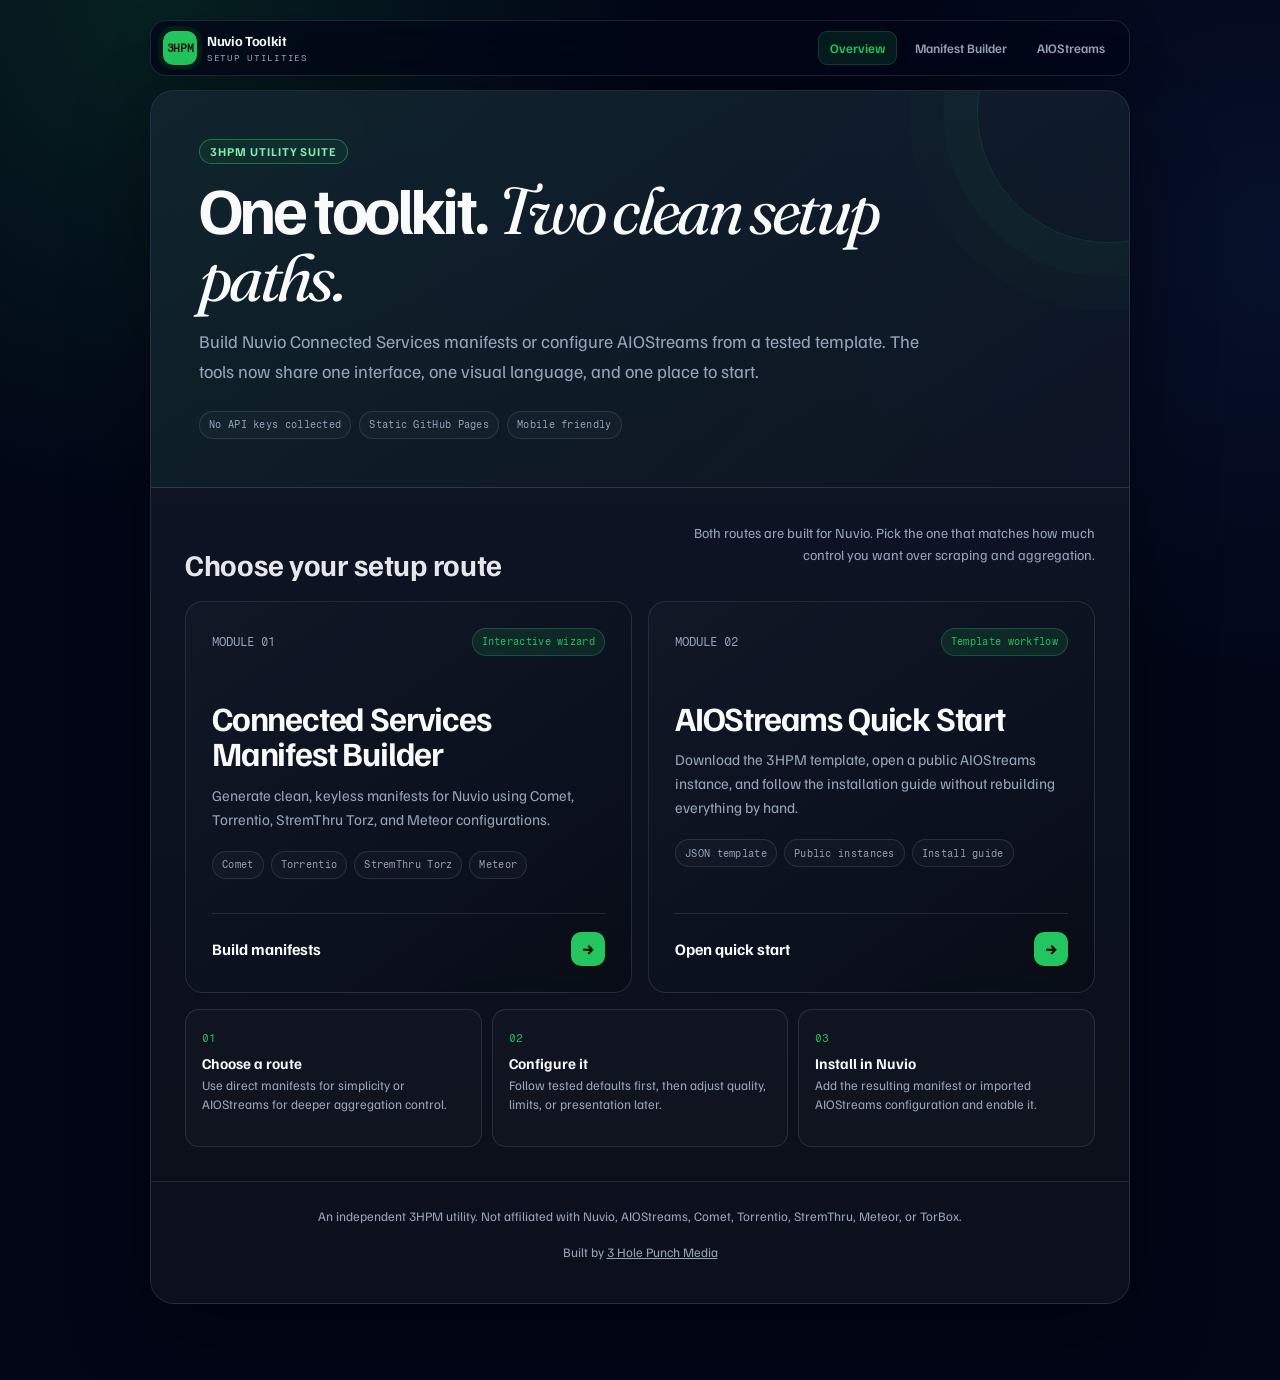
<file: index.html>
<!DOCTYPE html>
<html lang="en">
<head>
    <meta charset="UTF-8">
    <meta name="viewport" content="width=device-width, initial-scale=1.0">
    <meta name="description" content="3HPM setup tools for Nuvio Connected Services and AIOStreams.">
    <title>3HPM Nuvio Setup Toolkit</title>
    <link rel="stylesheet" href="global.css">
    <link rel="stylesheet" href="suite.css">
</head>
<body>
    <div class="suite-shell">
        <nav class="suite-nav" aria-label="Toolkit navigation">
            <a class="suite-brand" href="index.html" aria-label="3HPM Nuvio Toolkit home">
                <span class="suite-mark">3HPM</span>
                <span class="suite-brand-copy">
                    <strong>Nuvio Toolkit</strong>
                    <span>Setup utilities</span>
                </span>
            </a>
            <div class="suite-links">
                <a class="is-active" href="index.html" aria-current="page">Overview</a>
                <a href="standard.html">Manifest Builder</a>
                <a href="Aiotb/index.html">AIOStreams</a>
            </div>
        </nav>

        <section class="card">
            <header class="landing-hero">
                <span class="tag">3HPM Utility Suite</span>
                <h1>One toolkit. <em>Two clean setup paths.</em></h1>
                <p class="lede">Build Nuvio Connected Services manifests or configure AIOStreams from a tested template. The tools now share one interface, one visual language, and one place to start.</p>
                <div class="suite-proof" aria-label="Toolkit features">
                    <span>No API keys collected</span>
                    <span>Static GitHub Pages</span>
                    <span>Mobile friendly</span>
                </div>
            </header>

            <main class="landing-main">
                <div class="section-heading">
                    <h2>Choose your setup route</h2>
                    <p>Both routes are built for Nuvio. Pick the one that matches how much control you want over scraping and aggregation.</p>
                </div>

                <div class="module-grid">
                    <a href="standard.html" class="module-card">
                        <div class="module-card-content">
                            <div class="module-card-top">
                                <span class="module-number">MODULE 01</span>
                                <span class="status-chip">Interactive wizard</span>
                            </div>
                            <h3>Connected Services Manifest Builder</h3>
                            <p>Generate clean, keyless manifests for Nuvio using Comet, Torrentio, StremThru Torz, and Meteor configurations.</p>
                            <div class="module-tags" aria-label="Supported addons">
                                <span>Comet</span>
                                <span>Torrentio</span>
                                <span>StremThru Torz</span>
                                <span>Meteor</span>
                            </div>
                        </div>
                        <div class="module-card-action">
                            <span>Build manifests</span>
                            <span class="module-arrow" aria-hidden="true">→</span>
                        </div>
                    </a>

                    <a href="Aiotb/index.html" class="module-card">
                        <div class="module-card-content">
                            <div class="module-card-top">
                                <span class="module-number">MODULE 02</span>
                                <span class="status-chip">Template workflow</span>
                            </div>
                            <h3>AIOStreams Quick Start</h3>
                            <p>Download the 3HPM template, open a public AIOStreams instance, and follow the installation guide without rebuilding everything by hand.</p>
                            <div class="module-tags" aria-label="AIOStreams workflow features">
                                <span>JSON template</span>
                                <span>Public instances</span>
                                <span>Install guide</span>
                            </div>
                        </div>
                        <div class="module-card-action">
                            <span>Open quick start</span>
                            <span class="module-arrow" aria-hidden="true">→</span>
                        </div>
                    </a>
                </div>

                <div class="workflow-strip" aria-label="Toolkit workflow">
                    <div class="workflow-item">
                        <span>01</span>
                        <strong>Choose a route</strong>
                        <p>Use direct manifests for simplicity or AIOStreams for deeper aggregation control.</p>
                    </div>
                    <div class="workflow-item">
                        <span>02</span>
                        <strong>Configure it</strong>
                        <p>Follow tested defaults first, then adjust quality, limits, or presentation later.</p>
                    </div>
                    <div class="workflow-item">
                        <span>03</span>
                        <strong>Install in Nuvio</strong>
                        <p>Add the resulting manifest or imported AIOStreams configuration and enable it.</p>
                    </div>
                </div>
            </main>

            <footer>
                <p>An independent 3HPM utility. Not affiliated with Nuvio, AIOStreams, Comet, Torrentio, StremThru, Meteor, or TorBox.</p>
                <p style="margin-top: 4px;">Built by <a href="https://3hpm.ca" target="_blank" rel="noopener noreferrer">3 Hole Punch Media</a></p>
            </footer>
        </section>
    </div>

    <script src="https://storage.ko-fi.com/cdn/scripts/overlay-widget.js"></script>
    <script>
        kofiWidgetOverlay.draw('threehpm', {
            'type': 'floating-chat',
            'floating-chat.donateButton.text': 'Tip 3HPM',
            'floating-chat.donateButton.background-color': '#ffffff',
            'floating-chat.donateButton.text-color': '#323842'
        });
    </script>
</body>
</html>
</file>
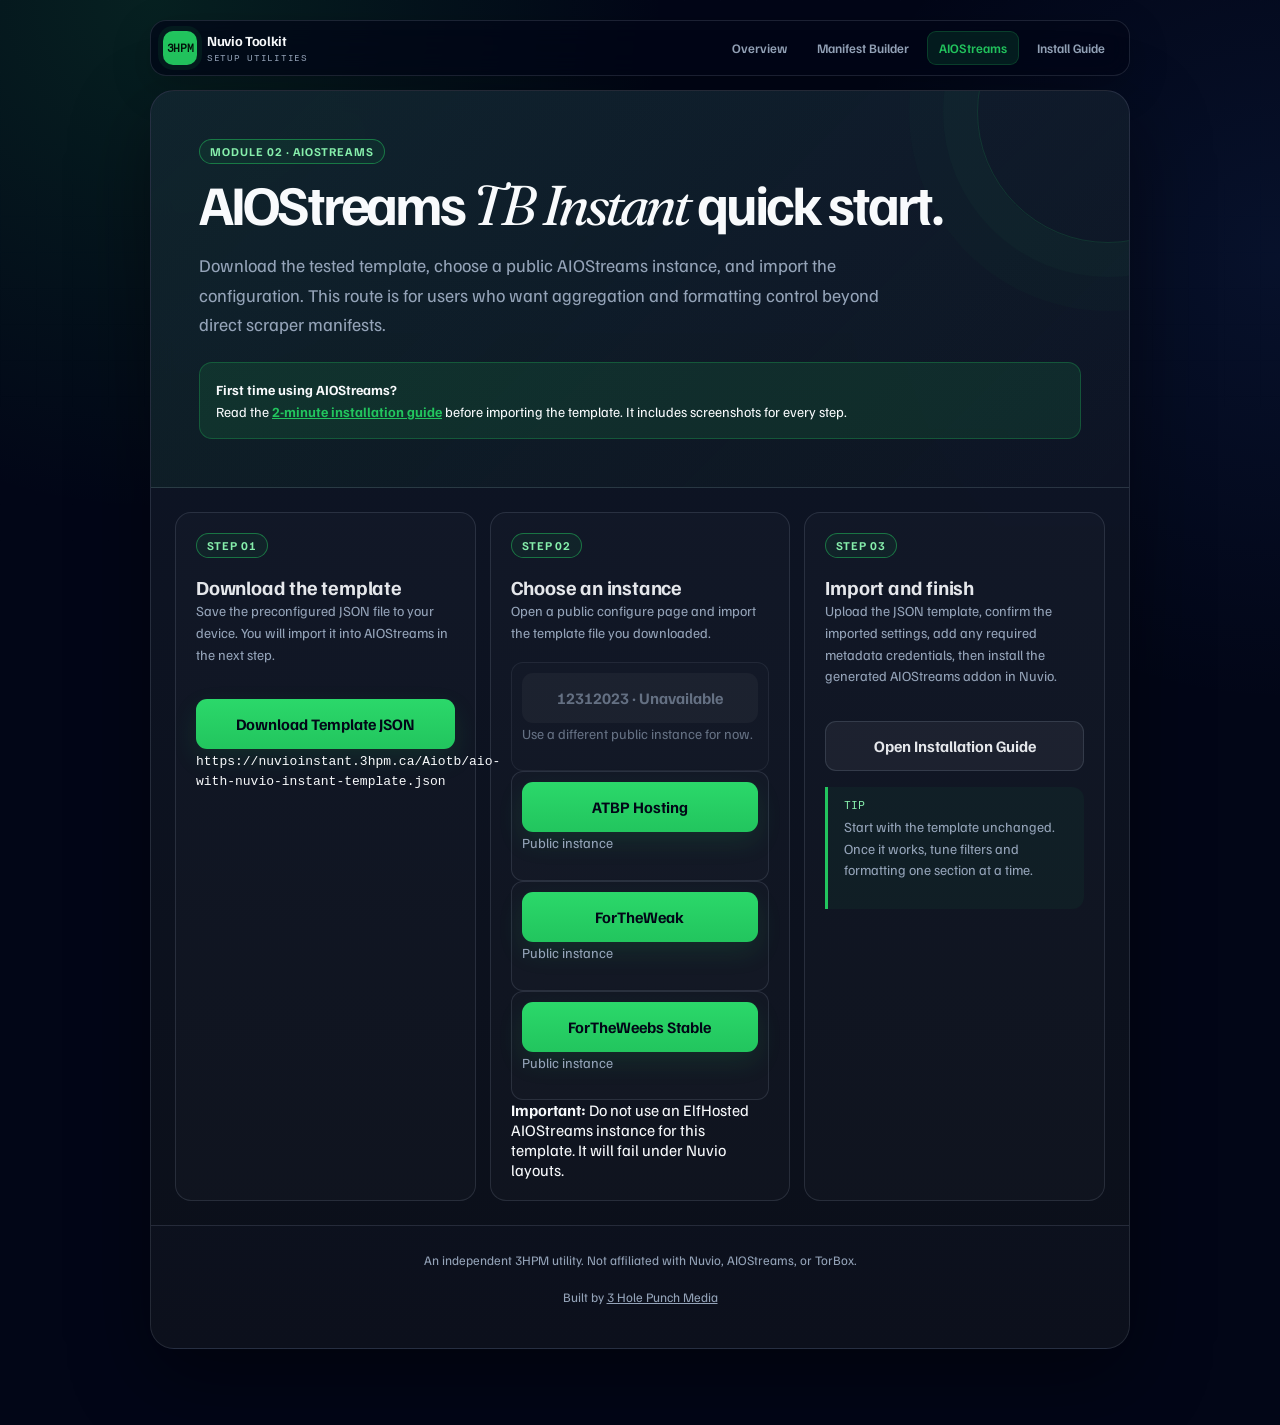
<file: Aiotb/index.html>
<!DOCTYPE html>

<html lang="en">
<head>
<meta charset="utf-8"/>
<meta content="width=device-width, initial-scale=1" name="viewport"/>
<title>AIOStreams TB Instant Quick Start | 3HPM</title>
<meta content="Download the 3HPM AIOStreams template for use with Nuvio Instant and TB Instant." name="description"/>
<link href="../global.css" rel="stylesheet"/>
<link href="../suite.css" rel="stylesheet"/>
</head>
<body>
<div class="suite-shell">
<nav aria-label="Toolkit navigation" class="suite-nav">
<a aria-label="3HPM Nuvio Toolkit home" class="suite-brand" href="../index.html">
<span class="suite-mark">3HPM</span>
<span class="suite-brand-copy">
<strong>Nuvio Toolkit</strong>
<span>Setup utilities</span>
</span>
</a>
<div class="suite-links">
<a href="../index.html">Overview</a>
<a href="../standard.html">Manifest Builder</a>
<a aria-current="page" class="is-active" href="index.html">AIOStreams</a>
<a href="install/index.html">Install Guide</a></div>
</nav>
<section aria-labelledby="page-title" class="card">
<header class="tool-hero">
<span class="tag">Module 02 · AIOStreams</span>
<h1 id="page-title">AIOStreams <em>TB Instant</em> quick start.</h1>
<p class="lead">Download the tested template, choose a public AIOStreams instance, and import the configuration. This route is for users who want aggregation and formatting control beyond direct scraper manifests.</p>
<div class="guide-callout">
<strong>First time using AIOStreams?</strong><br/>
                    Read the <a href="install/index.html">2-minute installation guide</a> before importing the template. It includes screenshots for every step.
                </div>
</header>
<main class="quick-start-main">
<section class="quick-step">
<span class="step-label">Step 01</span>
<h2>Download the template</h2>
<p>Save the preconfigured JSON file to your device. You will import it into AIOStreams in the next step.</p>
<a class="download" download="" href="aio-with-nuvio-instant-template.json">Download Template JSON</a>
<code class="template-url">https://nuvioinstant.3hpm.ca/Aiotb/aio-with-nuvio-instant-template.json</code>
</section>
<section class="quick-step">
<span class="step-label">Step 02</span>
<h2>Choose an instance</h2>
<p>Open a public configure page and import the template file you downloaded.</p>
<div class="instance-list">
<div class="instance-card is-unavailable">
<span aria-disabled="true" class="download">12312023 · Unavailable</span>
<p>Use a different public instance for now.</p>
</div>
<div class="instance-card">
<a class="download" href="https://aio.atbphosting.com/stremio/configure" rel="noopener noreferrer" target="_blank">ATBP Hosting</a>
<p>Public instance</p>
</div>
<div class="instance-card">
<a class="download" href="https://aiostreams.fortheweak.cloud/stremio/configure" rel="noopener noreferrer" target="_blank">ForTheWeak</a>
<p>Public instance</p>
</div>
<div class="instance-card">
<a class="download" href="https://aiostreamsfortheweebsstable.midnightignite.me/stremio/configure" rel="noopener noreferrer" target="_blank">ForTheWeebs Stable</a>
<p>Public instance</p>
</div>
</div>
<div class="warning-note">
<strong>Important:</strong> Do not use an ElfHosted AIOStreams instance for this template. It will fail under Nuvio layouts.
                    </div>
</section>
<section class="quick-step">
<span class="step-label">Step 03</span>
<h2>Import and finish</h2>
<p>Upload the JSON template, confirm the imported settings, add any required metadata credentials, then install the generated AIOStreams addon in Nuvio.</p>
<a class="download" href="install/index.html" style="background:rgba(255,255,255,0.05); border:1px solid var(--border); color:var(--text); box-shadow:none;">Open Installation Guide</a>
<aside class="notice" role="note">
<span class="stamp">Tip</span>
<p>Start with the template unchanged. Once it works, tune filters and formatting one section at a time.</p>
</aside>
</section>
</main>
<footer>
<p>An independent 3HPM utility. Not affiliated with Nuvio, AIOStreams, or TorBox.</p>
<p style="margin-top: 4px;">Built by <a href="https://3hpm.ca" target="_blank" rel="noopener noreferrer">3 Hole Punch Media</a></p>
</footer>
</section>
</div>
<script src="https://storage.ko-fi.com/cdn/scripts/overlay-widget.js"></script>
<script>
        kofiWidgetOverlay.draw('threehpm', {
            'type': 'floating-chat',
            'floating-chat.donateButton.text': 'Tip 3HPM',
            'floating-chat.donateButton.background-color': '#ffffff',
            'floating-chat.donateButton.text-color': '#323842'
        });
    </script>
</body>
</html>
</file>
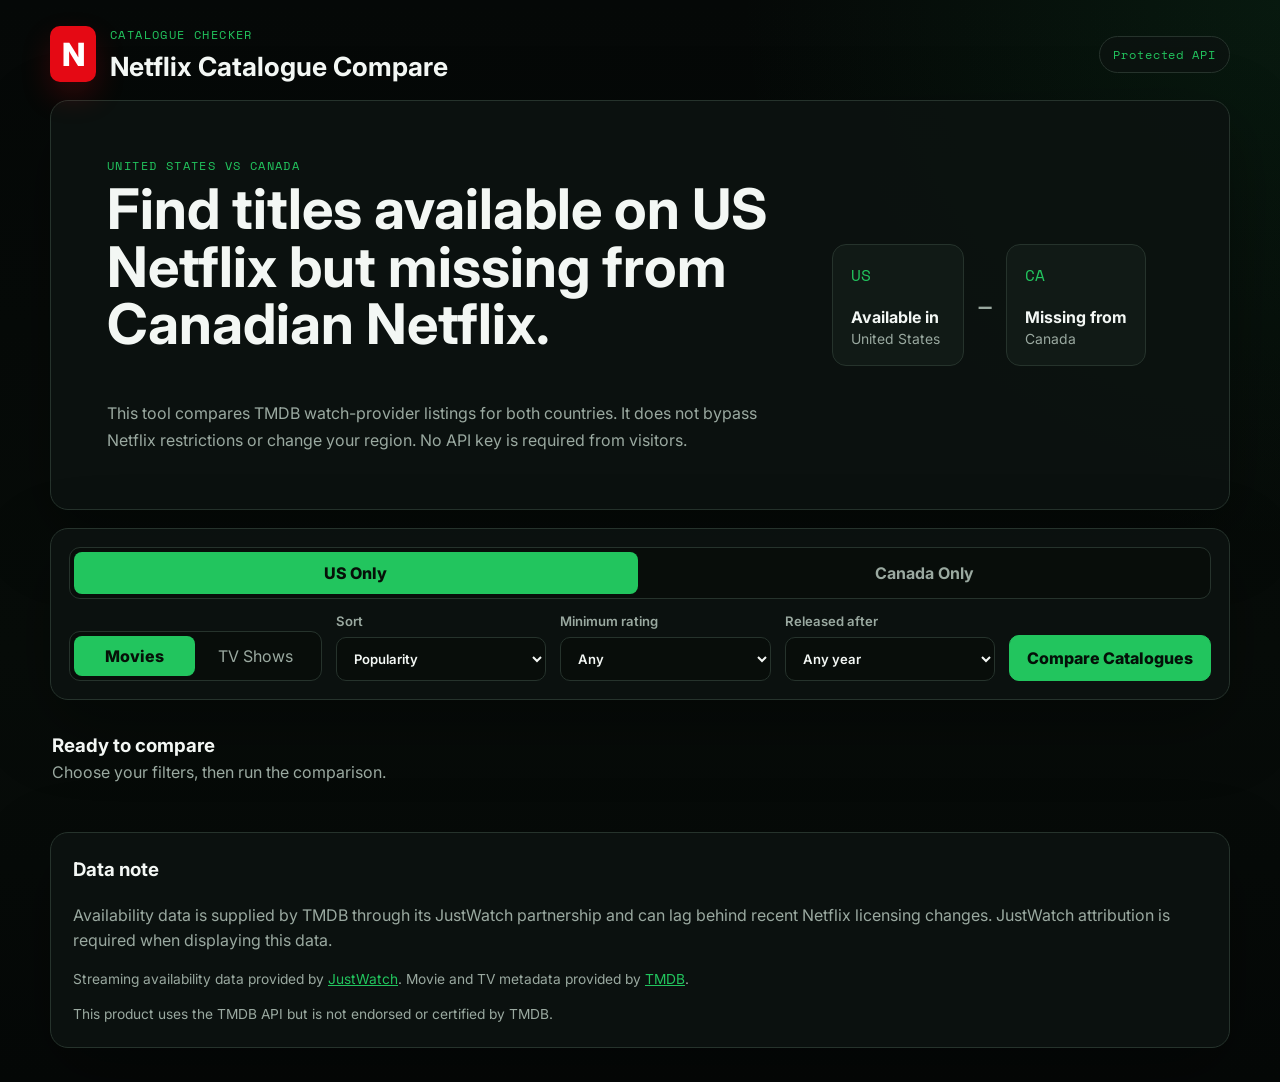
<file: netflux/index.html>
<!doctype html>
<html lang="en">
<head>
  <meta charset="utf-8">
  <meta name="viewport" content="width=device-width, initial-scale=1">
  <meta name="theme-color" content="#050807">
  <title>Netflix Catalogue Compare</title>
  <meta name="description" content="Compare Netflix availability between the United States and Canada using TMDB watch-provider data.">
  <link rel="stylesheet" href="styles.css">
</head>
<body>
  <header class="site-header">
    <div class="brand">
      <span class="brand-mark">N</span>
      <div>
        <p class="eyebrow">CATALOGUE CHECKER</p>
        <h1>Netflix Catalogue Compare</h1>
      </div>
    </div>
    <span class="api-status">Protected API</span>
  </header>

  <main>
    <section class="hero panel">
      <div>
        <p class="eyebrow">UNITED STATES VS CANADA</p>
        <h2 id="heroHeading">Find titles available on US Netflix but missing from Canadian Netflix.</h2>
        <p class="lede">This tool compares TMDB watch-provider listings for both countries. It does not bypass Netflix restrictions or change your region. No API key is required from visitors.</p>
      </div>
      <div class="comparison" aria-label="Catalogue comparison">
        <div class="country-card">
          <span id="sourceCode" class="flag">US</span>
          <strong>Available in</strong>
          <span id="sourceCountry">United States</span>
        </div>
        <span class="minus">−</span>
        <div class="country-card">
          <span id="excludedCode" class="flag">CA</span>
          <strong>Missing from</strong>
          <span id="excludedCountry">Canada</span>
        </div>
      </div>
    </section>

    <section class="controls panel" aria-label="Search controls">
      <div class="direction-selector" role="group" aria-label="Comparison direction">
        <button class="direction-button active" data-direction="us-only" type="button">US Only</button>
        <button class="direction-button" data-direction="ca-only" type="button">Canada Only</button>
      </div>

      <div class="segmented" role="group" aria-label="Content type">
        <button class="segment active" data-type="movie" type="button">Movies</button>
        <button class="segment" data-type="tv" type="button">TV Shows</button>
      </div>

      <label>
        Sort
        <select id="sortBy">
          <option value="popularity.desc">Popularity</option>
          <option value="vote_average.desc">Rating</option>
          <option value="primary_release_date.desc">Newest first</option>
          <option value="original_title.asc">Title A–Z</option>
        </select>
      </label>

      <label>
        Minimum rating
        <select id="minRating">
          <option value="0">Any</option>
          <option value="6">6+</option>
          <option value="7">7+</option>
          <option value="8">8+</option>
        </select>
      </label>

      <label>
        Released after
        <select id="yearFrom">
          <option value="">Any year</option>
        </select>
      </label>

      <button id="compareButton" class="primary-button" type="button">Compare Catalogues</button>
    </section>

    <section class="status-row">
      <div>
        <h3 id="resultsHeading">Ready to compare</h3>
        <p id="statusText">Choose your filters, then run the comparison.</p>
      </div>
      <button id="loadMoreButton" class="ghost-button hidden" type="button">Load More</button>
    </section>

    <section id="results" class="results-grid" aria-live="polite"></section>

    <section class="notice panel">
      <h3>Data note</h3>
      <p>Availability data is supplied by TMDB through its JustWatch partnership and can lag behind recent Netflix licensing changes. JustWatch attribution is required when displaying this data.</p>
      <p class="attribution">Streaming availability data provided by <a href="https://www.justwatch.com/" target="_blank" rel="noopener noreferrer">JustWatch</a>. Movie and TV metadata provided by <a href="https://www.themoviedb.org/" target="_blank" rel="noopener noreferrer">TMDB</a>.</p>
      <p class="attribution">This product uses the TMDB API but is not endorsed or certified by TMDB.</p>
    </section>
  </main>


  <template id="cardTemplate">
    <article class="title-card">
      <div class="poster-wrap">
        <img class="poster" alt="">
        <span class="rating"></span>
      </div>
      <div class="card-body">
        <p class="availability"></p>
        <h3 class="title"></h3>
        <p class="meta"></p>
        <p class="overview"></p>
        <a class="details-link" target="_blank" rel="noopener noreferrer">View on TMDB</a>
      </div>
    </article>
  </template>

  <script src="app.js"></script>
</body>
</html>
</file>
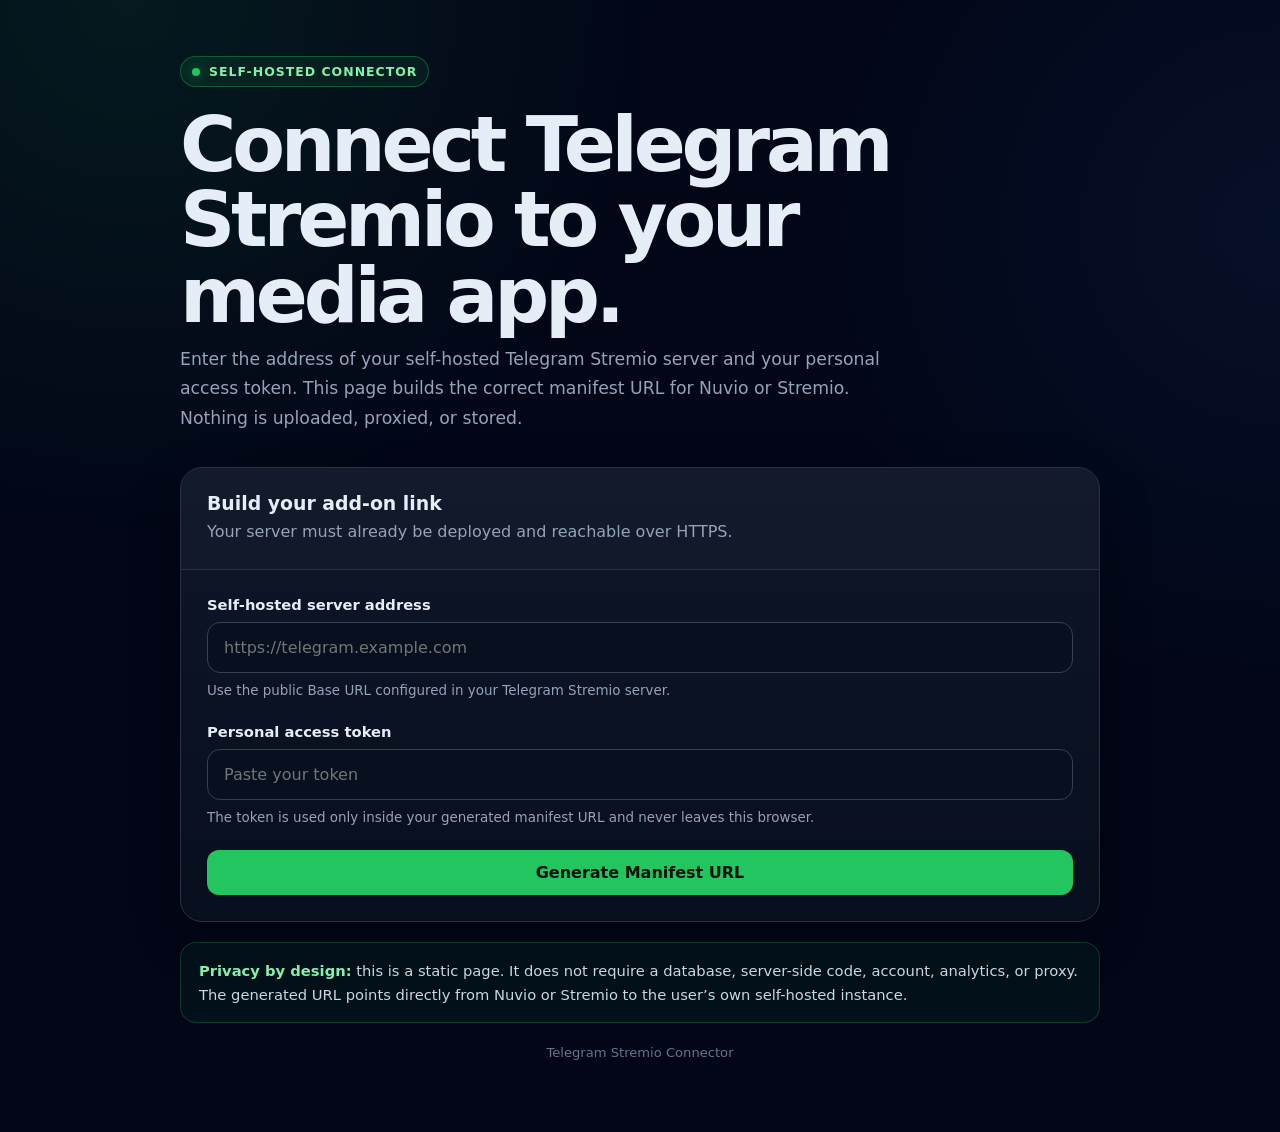
<file: Telegrio/index.html>
<!DOCTYPE html>
<html lang="en">
<head>
  <meta charset="UTF-8" />
  <meta name="viewport" content="width=device-width, initial-scale=1.0" />
  <meta name="color-scheme" content="dark" />
  <title>Telegram Stremio Add-on Connector</title>
  <style>
    :root {
      --bg: #020617;
      --panel: #0f172a;
      --panel-2: #111827;
      --border: #263244;
      --text: #e5edf7;
      --muted: #94a3b8;
      --green: #22c55e;
      --green-dark: #15803d;
      --danger: #f87171;
      --warning: #fbbf24;
      --shadow: 0 18px 50px rgba(0, 0, 0, .32);
    }

    * { box-sizing: border-box; }

    body {
      margin: 0;
      min-height: 100vh;
      font-family: Inter, ui-sans-serif, system-ui, -apple-system, BlinkMacSystemFont, "Segoe UI", sans-serif;
      background:
        radial-gradient(circle at 10% 0%, rgba(34, 197, 94, .10), transparent 34rem),
        radial-gradient(circle at 100% 20%, rgba(59, 130, 246, .08), transparent 30rem),
        var(--bg);
      color: var(--text);
    }

    .wrap {
      width: min(920px, calc(100% - 32px));
      margin: 0 auto;
      padding: 56px 0 72px;
    }

    .eyebrow {
      display: inline-flex;
      align-items: center;
      gap: 9px;
      padding: 7px 11px;
      border: 1px solid rgba(34, 197, 94, .35);
      border-radius: 999px;
      background: rgba(34, 197, 94, .08);
      color: #86efac;
      font-size: .78rem;
      font-weight: 800;
      letter-spacing: .08em;
      text-transform: uppercase;
    }

    .dot {
      width: 8px;
      height: 8px;
      border-radius: 50%;
      background: var(--green);
      box-shadow: 0 0 16px rgba(34, 197, 94, .8);
    }

    h1 {
      margin: 20px 0 12px;
      max-width: 760px;
      font-size: clamp(2.2rem, 7vw, 4.8rem);
      line-height: .98;
      letter-spacing: -.055em;
    }

    .lead {
      max-width: 720px;
      margin: 0 0 34px;
      color: var(--muted);
      font-size: 1.08rem;
      line-height: 1.7;
    }

    .card {
      border: 1px solid var(--border);
      border-radius: 22px;
      background: linear-gradient(180deg, rgba(15, 23, 42, .96), rgba(8, 15, 29, .96));
      box-shadow: var(--shadow);
      overflow: hidden;
    }

    .card-header {
      padding: 24px 26px;
      border-bottom: 1px solid var(--border);
      background: rgba(255,255,255,.015);
    }

    .card-header h2 {
      margin: 0 0 6px;
      font-size: 1.18rem;
    }

    .card-header p {
      margin: 0;
      color: var(--muted);
      line-height: 1.55;
    }

    .form {
      padding: 26px;
      display: grid;
      gap: 22px;
    }

    label {
      display: block;
      margin-bottom: 9px;
      font-weight: 800;
      font-size: .92rem;
    }

    .hint {
      margin-top: 8px;
      color: var(--muted);
      font-size: .84rem;
      line-height: 1.5;
    }

    input {
      width: 100%;
      border: 1px solid #334155;
      border-radius: 13px;
      background: #07101f;
      color: var(--text);
      padding: 15px 16px;
      font: inherit;
      outline: none;
      transition: border-color .16s ease, box-shadow .16s ease;
    }

    input:focus {
      border-color: var(--green);
      box-shadow: 0 0 0 4px rgba(34, 197, 94, .12);
    }

    .result {
      display: none;
      padding-top: 4px;
    }

    .result.show { display: block; }

    .manifest-box {
      display: grid;
      grid-template-columns: 1fr auto;
      gap: 10px;
      align-items: stretch;
    }

    .manifest {
      min-width: 0;
      overflow-wrap: anywhere;
      border: 1px solid #334155;
      border-radius: 13px;
      background: #030914;
      padding: 14px 15px;
      color: #bbf7d0;
      font-family: ui-monospace, SFMono-Regular, Menlo, Consolas, monospace;
      line-height: 1.5;
    }

    button, .button {
      appearance: none;
      border: 0;
      border-radius: 12px;
      padding: 13px 17px;
      font: inherit;
      font-weight: 850;
      cursor: pointer;
      text-decoration: none;
      text-align: center;
      transition: transform .15s ease, opacity .15s ease, background .15s ease;
    }

    button:hover, .button:hover { transform: translateY(-1px); }
    button:active, .button:active { transform: translateY(0); }

    .primary {
      background: var(--green);
      color: #03110a;
    }

    .primary:hover { background: #4ade80; }

    .secondary {
      background: #1e293b;
      color: var(--text);
      border: 1px solid #334155;
    }

    .secondary:hover { background: #273449; }

    .actions {
      display: grid;
      grid-template-columns: repeat(3, minmax(0, 1fr));
      gap: 11px;
      margin-top: 14px;
    }

    .status {
      min-height: 22px;
      margin-top: 12px;
      color: #86efac;
      font-size: .9rem;
    }

    .error {
      display: none;
      margin: 0;
      color: var(--danger);
      font-size: .9rem;
    }

    .error.show { display: block; }

    .privacy {
      margin-top: 20px;
      border: 1px solid rgba(34, 197, 94, .24);
      border-radius: 16px;
      background: rgba(34, 197, 94, .055);
      padding: 16px 18px;
      color: #cbd5e1;
      line-height: 1.6;
      font-size: .92rem;
    }

    .privacy strong { color: #86efac; }

    .footer {
      margin-top: 22px;
      color: #64748b;
      text-align: center;
      font-size: .82rem;
    }

    @media (max-width: 680px) {
      .wrap { padding-top: 34px; }
      .card-header, .form { padding: 20px; }
      .manifest-box { grid-template-columns: 1fr; }
      .actions { grid-template-columns: 1fr; }
      .manifest { font-size: .84rem; }
    }
  </style>
</head>
<body>
  <main class="wrap">
    <span class="eyebrow"><span class="dot"></span> Self-hosted connector</span>
    <h1>Connect Telegram Stremio to your media app.</h1>
    <p class="lead">
      Enter the address of your self-hosted Telegram Stremio server and your personal access token.
      This page builds the correct manifest URL for Nuvio or Stremio. Nothing is uploaded, proxied, or stored.
    </p>

    <section class="card">
      <header class="card-header">
        <h2>Build your add-on link</h2>
        <p>Your server must already be deployed and reachable over HTTPS.</p>
      </header>

      <div class="form">
        <div>
          <label for="serverUrl">Self-hosted server address</label>
          <input
            id="serverUrl"
            type="url"
            inputmode="url"
            autocomplete="url"
            placeholder="https://telegram.example.com"
          />
          <div class="hint">Use the public Base URL configured in your Telegram Stremio server.</div>
        </div>

        <div>
          <label for="token">Personal access token</label>
          <input
            id="token"
            type="password"
            autocomplete="off"
            spellcheck="false"
            placeholder="Paste your token"
          />
          <div class="hint">The token is used only inside your generated manifest URL and never leaves this browser.</div>
        </div>

        <p id="error" class="error" role="alert"></p>

        <button id="generate" class="primary" type="button">Generate Manifest URL</button>

        <div id="result" class="result" aria-live="polite">
          <label>Your manifest URL</label>

          <div class="manifest-box">
            <div id="manifest" class="manifest"></div>
            <button id="copy" class="secondary" type="button">Copy</button>
          </div>

          <div class="actions">
            <a id="openManifest" class="button secondary" href="#" target="_blank" rel="noopener">Test Manifest</a>
            <a id="installStremio" class="button primary" href="#">Install in Stremio</a>
            <button id="copyNuvio" class="secondary" type="button">Copy for Nuvio</button>
          </div>

          <div id="status" class="status" aria-live="polite"></div>

          <div class="privacy" style="margin-top: 14px;">
            <strong>Please Note:</strong> generating the manifest URL only confirms that the server address and token are formatted correctly. Use <strong>Test Manifest</strong> to confirm that the server is reachable and the token is accepted.
          </div>
        </div>
      </div>
    </section>

    <aside class="privacy">
      <strong>Privacy by design:</strong> this is a static page. It does not require a database, server-side code, account, analytics, or proxy. The generated URL points directly from Nuvio or Stremio to the user’s own self-hosted instance.
    </aside>

    <div class="footer">Telegram Stremio Connector</div>
  </main>

  <script>
    const serverInput = document.getElementById("serverUrl");
    const tokenInput = document.getElementById("token");
    const generateButton = document.getElementById("generate");
    const result = document.getElementById("result");
    const manifestOutput = document.getElementById("manifest");
    const errorOutput = document.getElementById("error");
    const statusOutput = document.getElementById("status");
    const copyButton = document.getElementById("copy");
    const copyNuvioButton = document.getElementById("copyNuvio");
    const openManifest = document.getElementById("openManifest");
    const installStremio = document.getElementById("installStremio");

    let currentManifest = "";

    function normalizeServerUrl(value) {
      let raw = value.trim();

      if (!/^https?:\/\//i.test(raw)) {
        raw = "https://" + raw;
      }

      const url = new URL(raw);

      if (url.protocol !== "https:" && url.hostname !== "localhost" && url.hostname !== "127.0.0.1") {
        throw new Error("Use an HTTPS server address.");
      }

      url.pathname = url.pathname.replace(/\/+$/, "");
      url.search = "";
      url.hash = "";

      return url.toString().replace(/\/$/, "");
    }

    function cleanToken(value) {
      const token = value.trim();

      if (!token) {
        throw new Error("Enter your personal access token.");
      }

      if (/\s/.test(token)) {
        throw new Error("The token cannot contain spaces.");
      }

      return token;
    }

    function showError(message) {
      errorOutput.textContent = message;
      errorOutput.classList.add("show");
      result.classList.remove("show");
      statusOutput.textContent = "";
    }

    function clearError() {
      errorOutput.textContent = "";
      errorOutput.classList.remove("show");
    }

    function buildManifest() {
      clearError();

      try {
        const baseUrl = normalizeServerUrl(serverInput.value);
        const token = cleanToken(tokenInput.value);

        currentManifest = `${baseUrl}/stremio/${encodeURIComponent(token)}/manifest.json`;

        manifestOutput.textContent = currentManifest;
        openManifest.href = currentManifest;

        const withoutProtocol = currentManifest.replace(/^https?:\/\//i, "");
        installStremio.href = `stremio://${withoutProtocol}`;

        result.classList.add("show");
        statusOutput.textContent = "Manifest URL generated locally.";
      } catch (error) {
        showError(error.message || "Unable to generate the manifest URL.");
      }
    }

    async function copyManifest(message) {
      if (!currentManifest) return;

      try {
        await navigator.clipboard.writeText(currentManifest);
        statusOutput.textContent = message;
      } catch {
        const textarea = document.createElement("textarea");
        textarea.value = currentManifest;
        textarea.style.position = "fixed";
        textarea.style.opacity = "0";
        document.body.appendChild(textarea);
        textarea.select();
        document.execCommand("copy");
        textarea.remove();
        statusOutput.textContent = message;
      }
    }

    generateButton.addEventListener("click", buildManifest);
    copyButton.addEventListener("click", () => copyManifest("Manifest URL copied."));
    copyNuvioButton.addEventListener("click", () => copyManifest("Manifest URL copied. Paste it into Nuvio’s add-on installation field."));

    [serverInput, tokenInput].forEach(input => {
      input.addEventListener("keydown", event => {
        if (event.key === "Enter") buildManifest();
      });
    });
  </script>
</body>
</html>
</file>
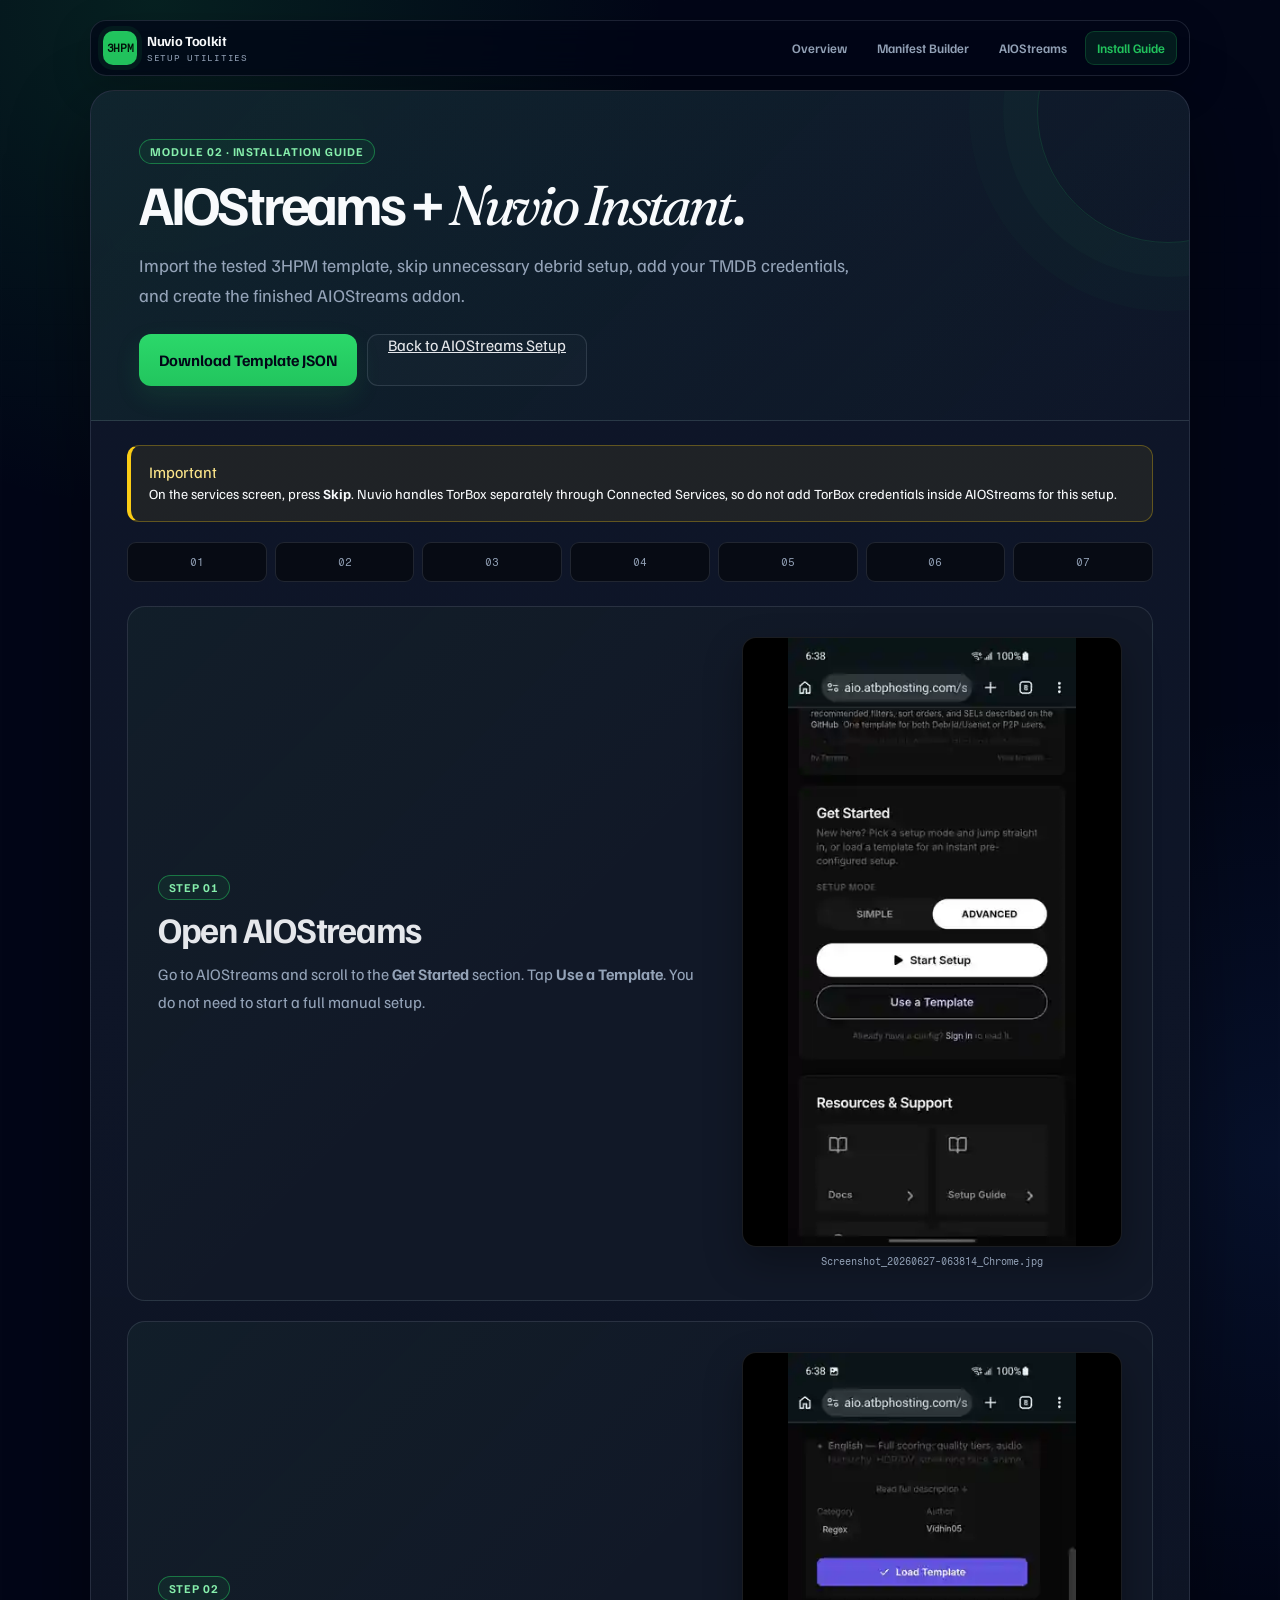
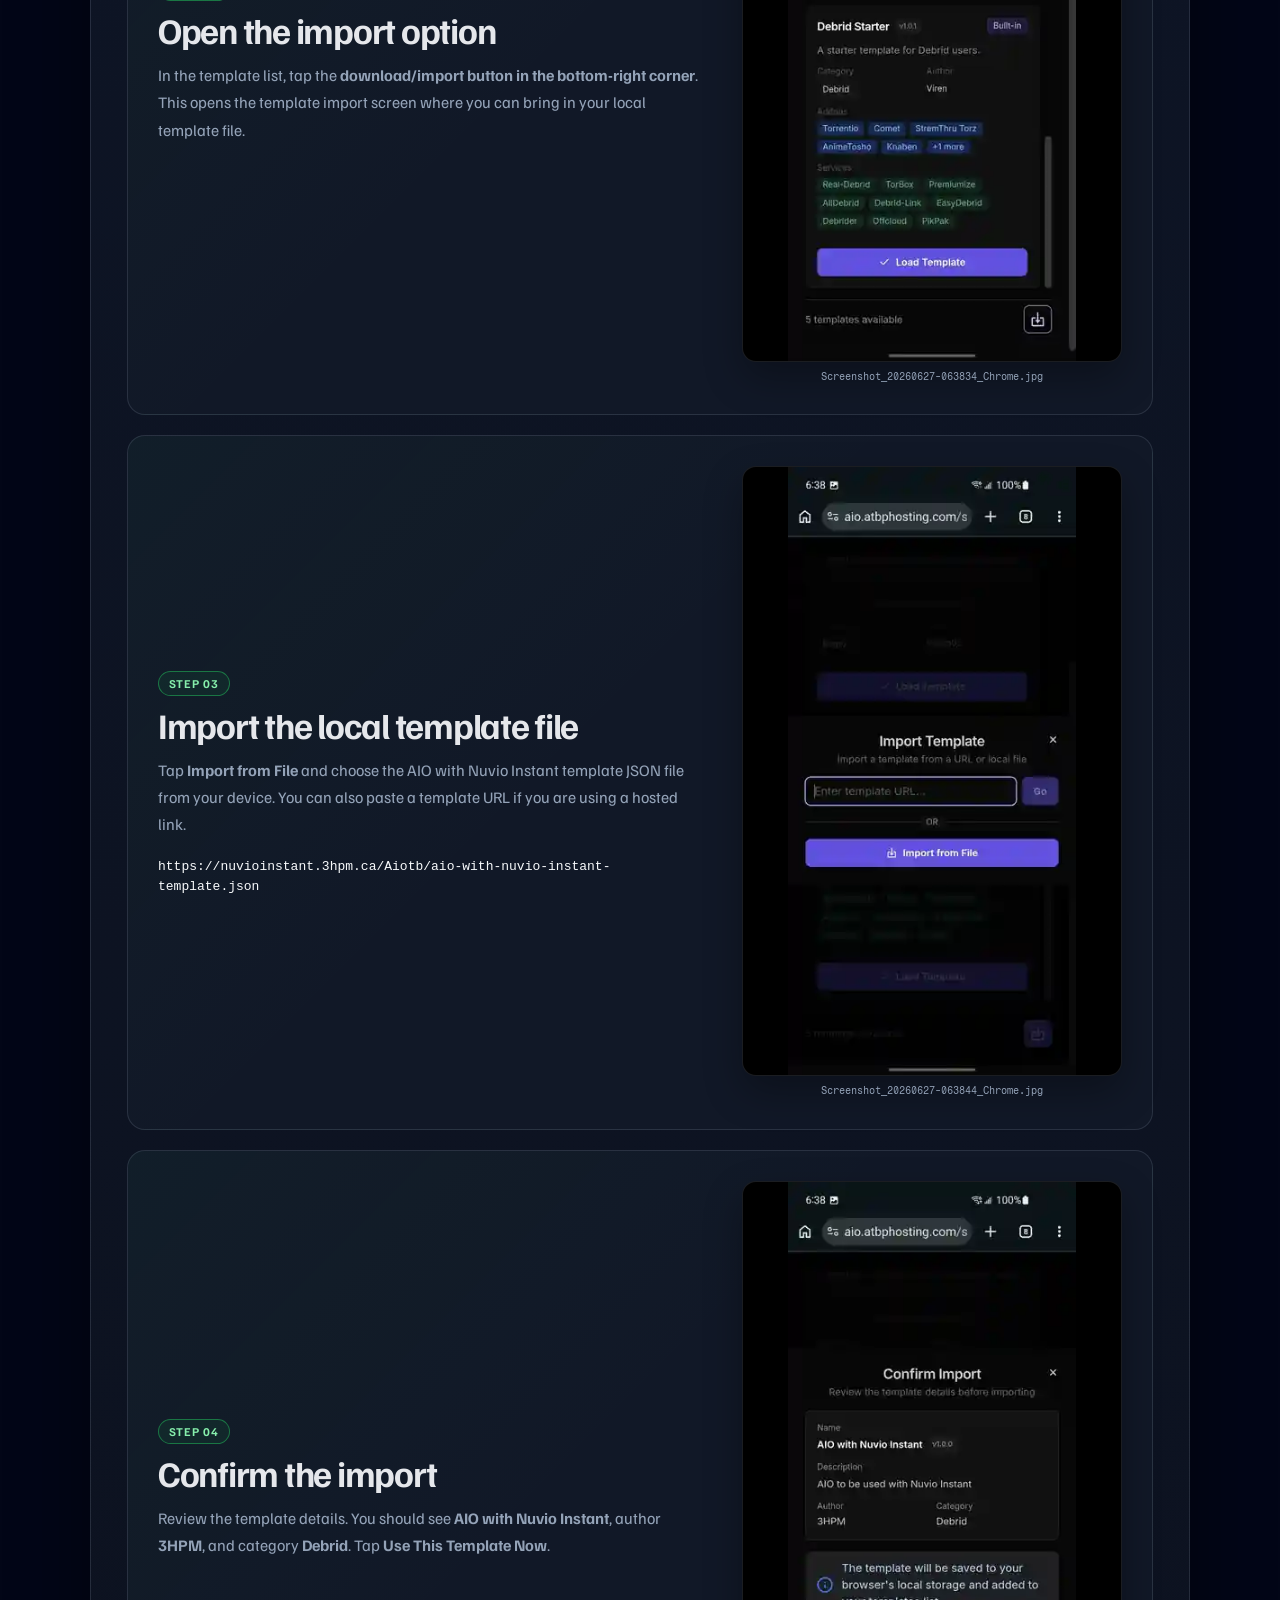
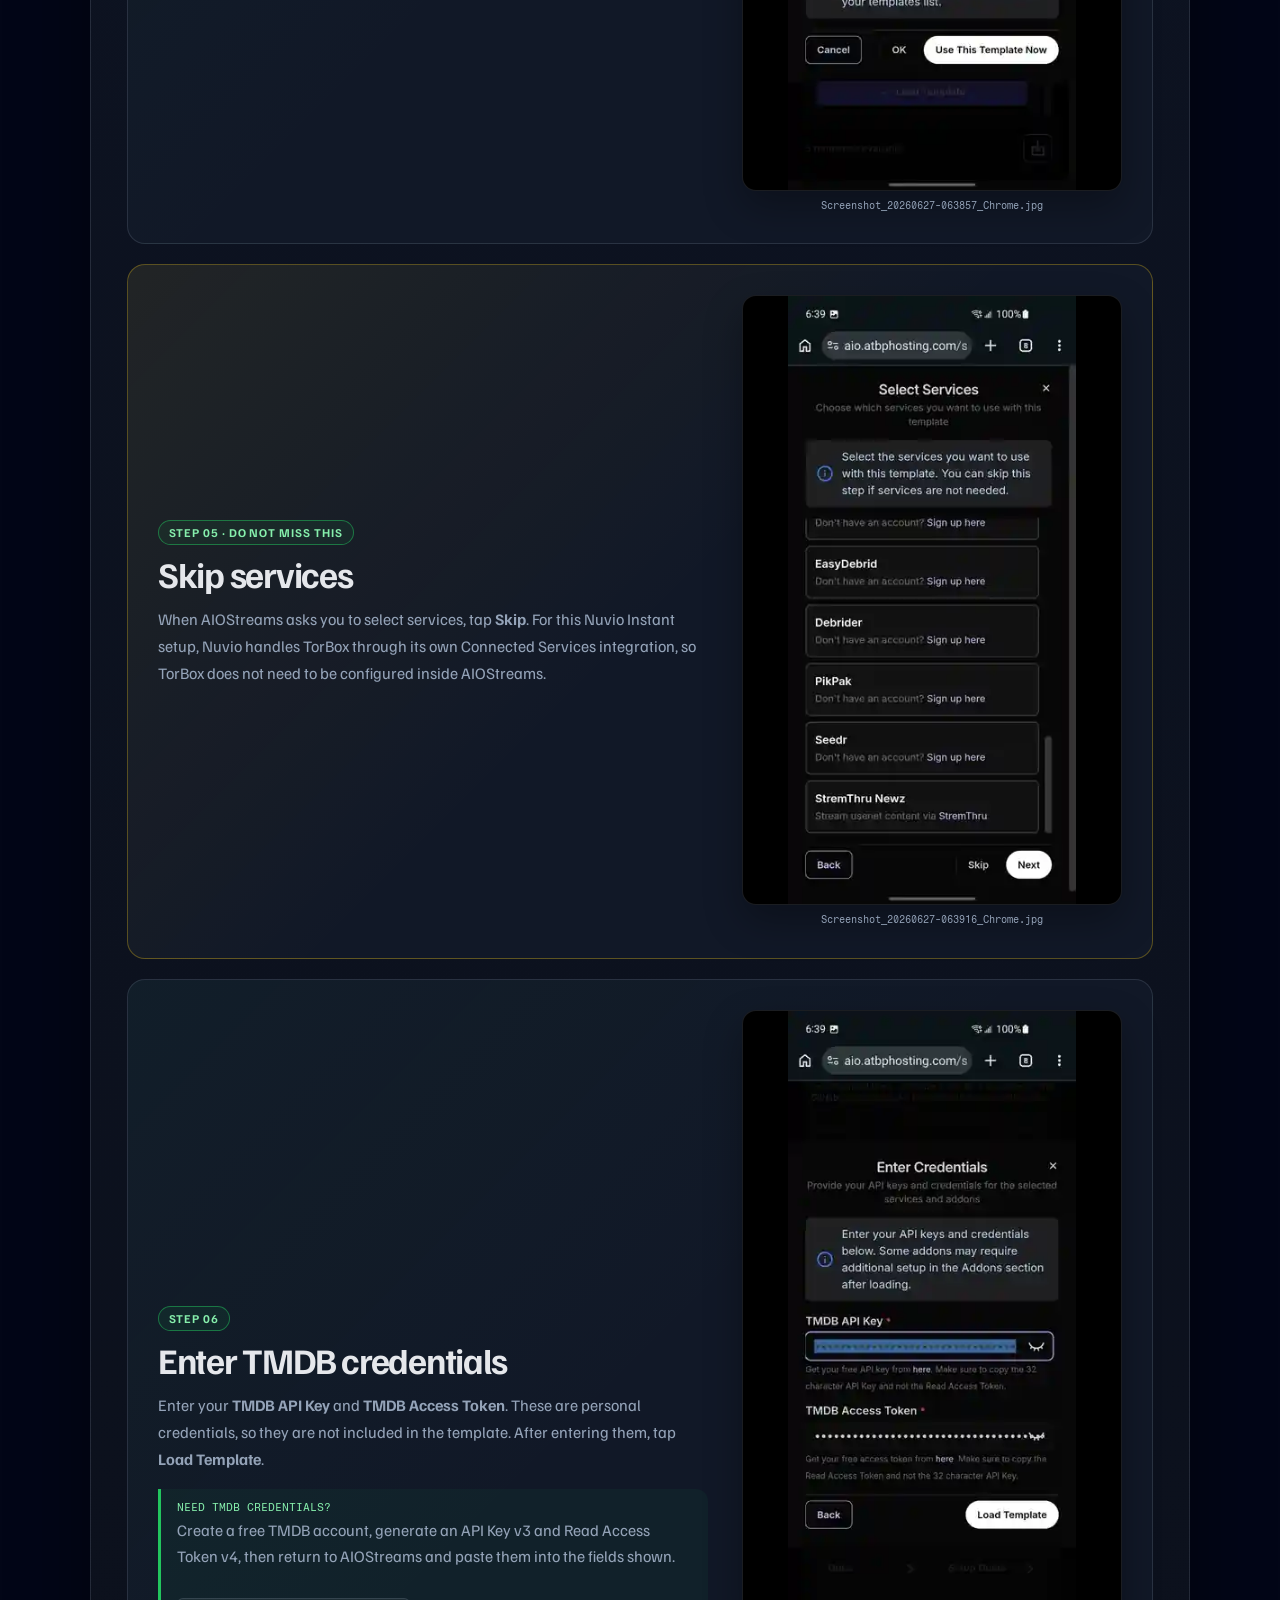
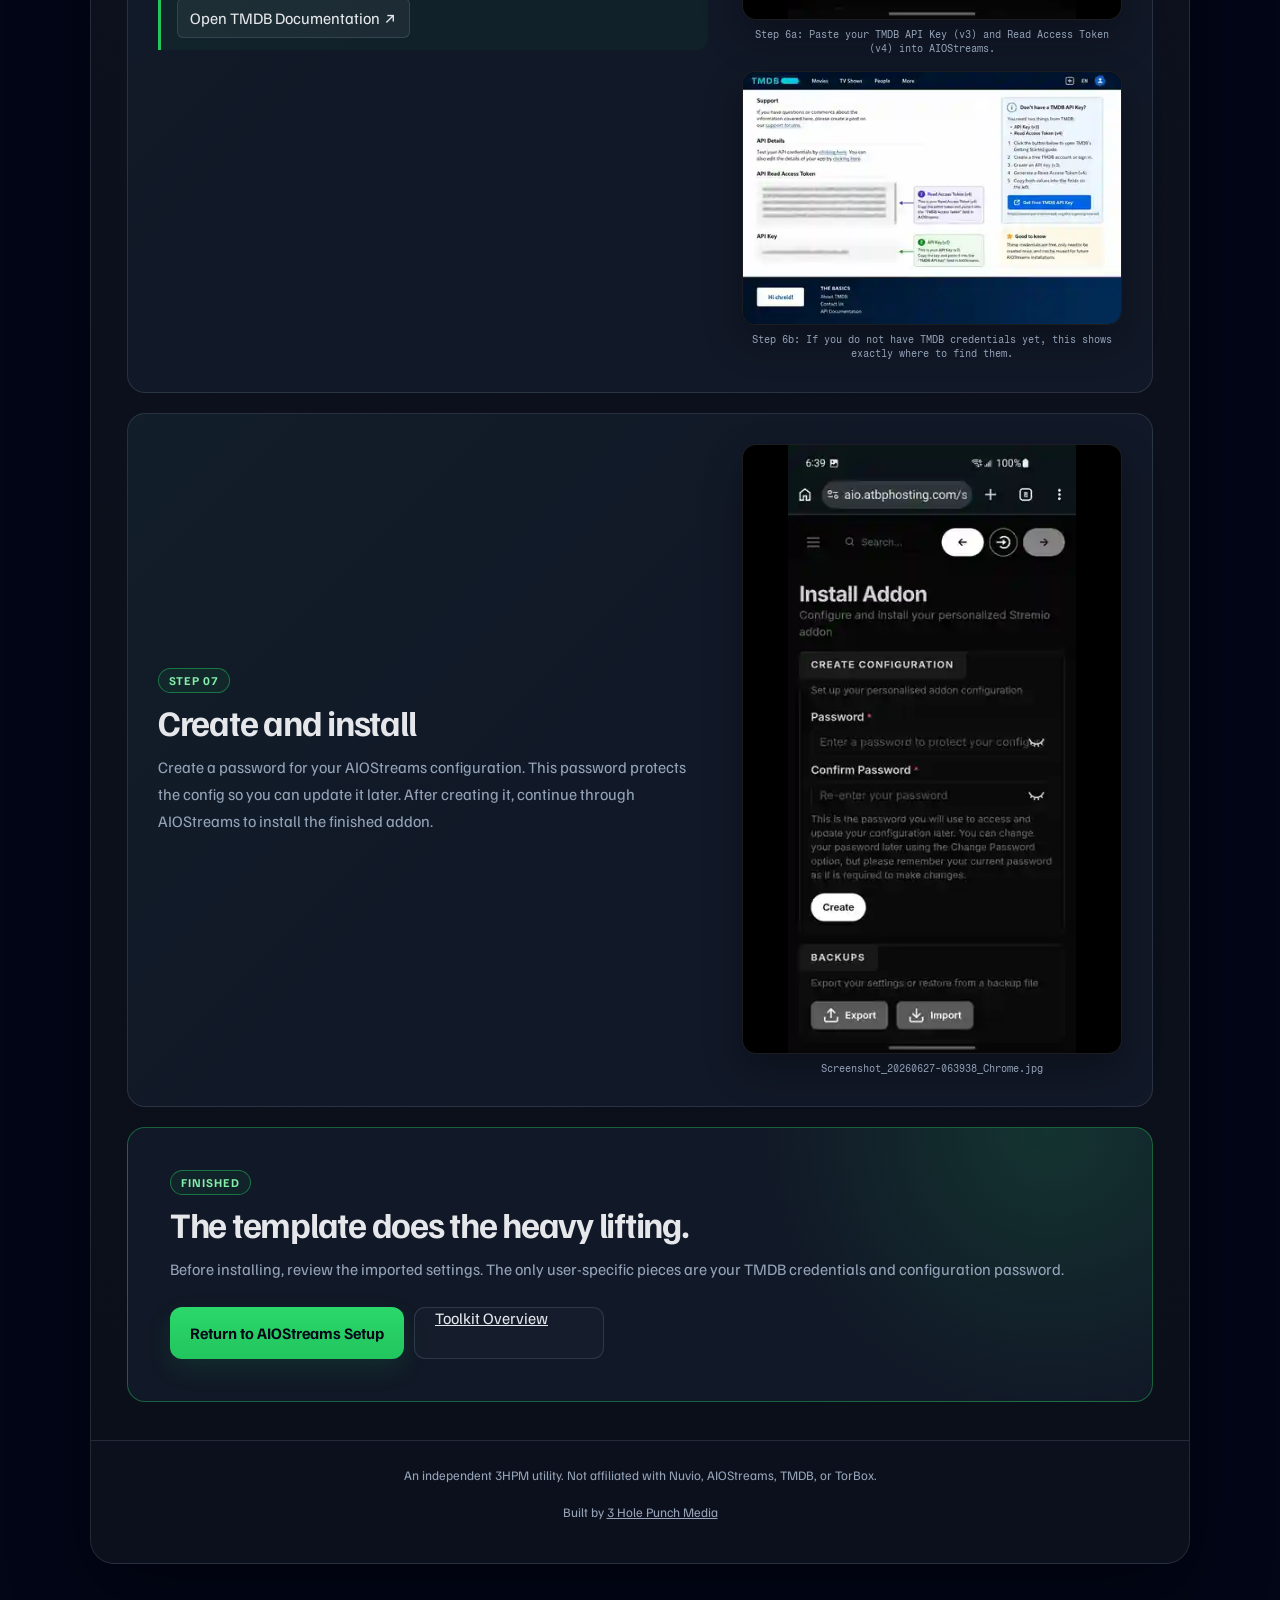
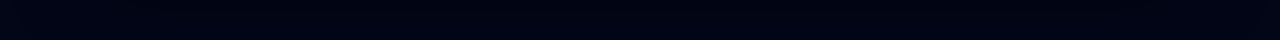
<file: Aiotb/install/index.html>
<!DOCTYPE html>

<html lang="en">
<head>
<meta charset="utf-8"/>
<meta content="width=device-width, initial-scale=1" name="viewport"/>
<title>AIOStreams + Nuvio Instant Install Guide | 3HPM</title>
<meta content="Import the 3HPM AIOStreams template, skip debrid setup, add TMDB credentials, and install it in Nuvio." name="description"/>
<link href="../../global.css" rel="stylesheet"/>
<link href="../../suite.css" rel="stylesheet"/>
<link href="guide.css" rel="stylesheet"/></head>
<body>
<div class="suite-shell guide-shell">
<nav aria-label="Toolkit navigation" class="suite-nav">
<a aria-label="3HPM Nuvio Toolkit home" class="suite-brand" href="../../index.html"><span class="suite-mark">3HPM</span><span class="suite-brand-copy"><strong>Nuvio Toolkit</strong><span>Setup utilities</span></span></a>
<div class="suite-links"><a href="../../index.html">Overview</a><a href="../../standard.html">Manifest Builder</a><a href="../index.html">AIOStreams</a><a aria-current="page" class="is-active" href="index.html">Install Guide</a></div>
</nav>
<section aria-labelledby="page-title" class="card guide-card">
<header class="tool-hero guide-hero">
<span class="tag">Module 02 · Installation Guide</span>
<h1 id="page-title">AIOStreams + <em>Nuvio Instant</em>.</h1>
<p class="lead">Import the tested 3HPM template, skip unnecessary debrid setup, add your TMDB credentials, and create the finished AIOStreams addon.</p>
<div class="guide-actions"><a class="btn primary" download="" href="../aio-with-nuvio-instant-template.json">Download Template JSON</a><a class="btn ghost" href="../index.html">Back to AIOStreams Setup</a></div>
</header>
<aside class="guide-alert" role="note"><span class="stamp">Important</span><p>On the services screen, press <strong>Skip</strong>. Nuvio handles TorBox separately through Connected Services, so do not add TorBox credentials inside AIOStreams for this setup.</p></aside>
<nav aria-label="Guide steps" class="guide-jump"><a href="#step-1">01</a><a href="#step-2">02</a><a href="#step-3">03</a><a href="#step-4">04</a><a href="#step-5">05</a><a href="#step-6">06</a><a href="#step-7">07</a></nav>
<main class="guide-main">
<article class="guide-step" id="step-1">
<div class="guide-copy"><span class="step-label">Step 01</span><h2>Open AIOStreams</h2><p>Go to AIOStreams and scroll to the <strong>Get Started</strong> section. Tap <strong>Use a Template</strong>. You do not need to start a full manual setup.</p></div>
<figure class="guide-figure"><img alt="Start on AIOStreams" decoding="async" loading="eager" data-b64="step-01" data-parts="2"/><figcaption>Screenshot_20260627-063814_Chrome.jpg</figcaption></figure>
</article><article class="guide-step" id="step-2">
<div class="guide-copy"><span class="step-label">Step 02</span><h2>Open the import option</h2><p>In the template list, tap the <strong>download/import button in the bottom-right corner</strong>. This opens the template import screen where you can bring in your local template file.</p></div>
<figure class="guide-figure"><img alt="Open template import" decoding="async" loading="lazy" data-b64="step-02" data-parts="2"/><figcaption>Screenshot_20260627-063834_Chrome.jpg</figcaption></figure>
</article><article class="guide-step" id="step-3">
<div class="guide-copy"><span class="step-label">Step 03</span><h2>Import the local template file</h2><p>Tap <strong>Import from File</strong> and choose the AIO with Nuvio Instant template JSON file from your device. You can also paste a template URL if you are using a hosted link.</p><code>https://nuvioinstant.3hpm.ca/Aiotb/aio-with-nuvio-instant-template.json</code></div>
<figure class="guide-figure"><img alt="Import the template" decoding="async" loading="lazy" data-b64="step-03" data-parts="1"/><figcaption>Screenshot_20260627-063844_Chrome.jpg</figcaption></figure>
</article><article class="guide-step" id="step-4">
<div class="guide-copy"><span class="step-label">Step 04</span><h2>Confirm the import</h2><p>Review the template details. You should see <strong>AIO with Nuvio Instant</strong>, author <strong>3HPM</strong>, and category <strong>Debrid</strong>. Tap <strong>Use This Template Now</strong>.</p></div>
<figure class="guide-figure"><img alt="Confirm the template" decoding="async" loading="lazy" data-b64="step-04" data-parts="2"/><figcaption>Screenshot_20260627-063857_Chrome.jpg</figcaption></figure>
</article><article class="guide-step guide-step-critical" id="step-5">
<div class="guide-copy"><span class="step-label">Step 05 · Do not miss this</span><h2>Skip services</h2><p>When AIOStreams asks you to select services, tap <strong>Skip</strong>. For this Nuvio Instant setup, Nuvio handles TorBox through its own Connected Services integration, so TorBox does not need to be configured inside AIOStreams.</p></div>
<figure class="guide-figure"><img alt="Skip services" decoding="async" loading="lazy" data-b64="step-05" data-parts="2"/><figcaption>Screenshot_20260627-063916_Chrome.jpg</figcaption></figure>
</article><article class="guide-step" id="step-6">
<div class="guide-copy"><span class="step-label">Step 06</span><h2>Enter TMDB credentials</h2><p>Enter your <strong>TMDB API Key</strong> and <strong>TMDB Access Token</strong>. These are personal credentials, so they are not included in the template. After entering them, tap <strong>Load Template</strong>.</p><aside class="notice guide-tmdb" role="note">
<span class="stamp">Need TMDB credentials?</span>
<p>Create a free TMDB account, generate an API Key v3 and Read Access Token v4, then return to AIOStreams and paste them into the fields shown.</p>
<a class="smallBtn" href="https://developer.themoviedb.org/docs/getting-started" rel="noopener noreferrer" target="_blank">Open TMDB Documentation ↗</a>
</aside></div>
<div class="guide-gallery"><figure class="guide-figure"><img alt="Paste TMDB credentials into AIOStreams" decoding="async" loading="lazy" data-b64="step-06" data-parts="2"/><figcaption>Step 6a: Paste your TMDB API Key (v3) and Read Access Token (v4) into AIOStreams.</figcaption></figure><figure class="guide-figure"><img alt="Find TMDB credentials" decoding="async" loading="lazy" data-b64="step-07" data-parts="2"/><figcaption>Step 6b: If you do not have TMDB credentials yet, this shows exactly where to find them.</figcaption></figure></div>
</article><article class="guide-step" id="step-7">
<div class="guide-copy"><span class="step-label">Step 07</span><h2>Create and install</h2><p>Create a password for your AIOStreams configuration. This password protects the config so you can update it later. After creating it, continue through AIOStreams to install the finished addon.</p></div>
<figure class="guide-figure"><img alt="Create your AIOStreams configuration" decoding="async" loading="lazy" data-b64="step-08" data-parts="2"/><figcaption>Screenshot_20260627-063938_Chrome.jpg</figcaption></figure>
</article>
<section class="guide-finish"><span class="tag">Finished</span><h2>The template does the heavy lifting.</h2><p>Before installing, review the imported settings. The only user-specific pieces are your TMDB credentials and configuration password.</p><div class="guide-actions"><a class="btn primary" href="../index.html">Return to AIOStreams Setup</a><a class="btn ghost" href="../../index.html">Toolkit Overview</a></div></section>
</main>
<footer><p>An independent 3HPM utility. Not affiliated with Nuvio, AIOStreams, TMDB, or TorBox.</p><p style="margin-top:4px;">Built by <a href="https://3hpm.ca" target="_blank" rel="noopener noreferrer">3 Hole Punch Media</a></p></footer>
</section>
</div>
<script src="https://storage.ko-fi.com/cdn/scripts/overlay-widget.js"></script>
<script>kofiWidgetOverlay.draw('threehpm', {'type':'floating-chat','floating-chat.donateButton.text':'Tip 3HPM','floating-chat.donateButton.background-color':'#ffffff','floating-chat.donateButton.text-color':'#323842'});</script>
<script src="guide.js"></script>
</body>
</html>
</file>
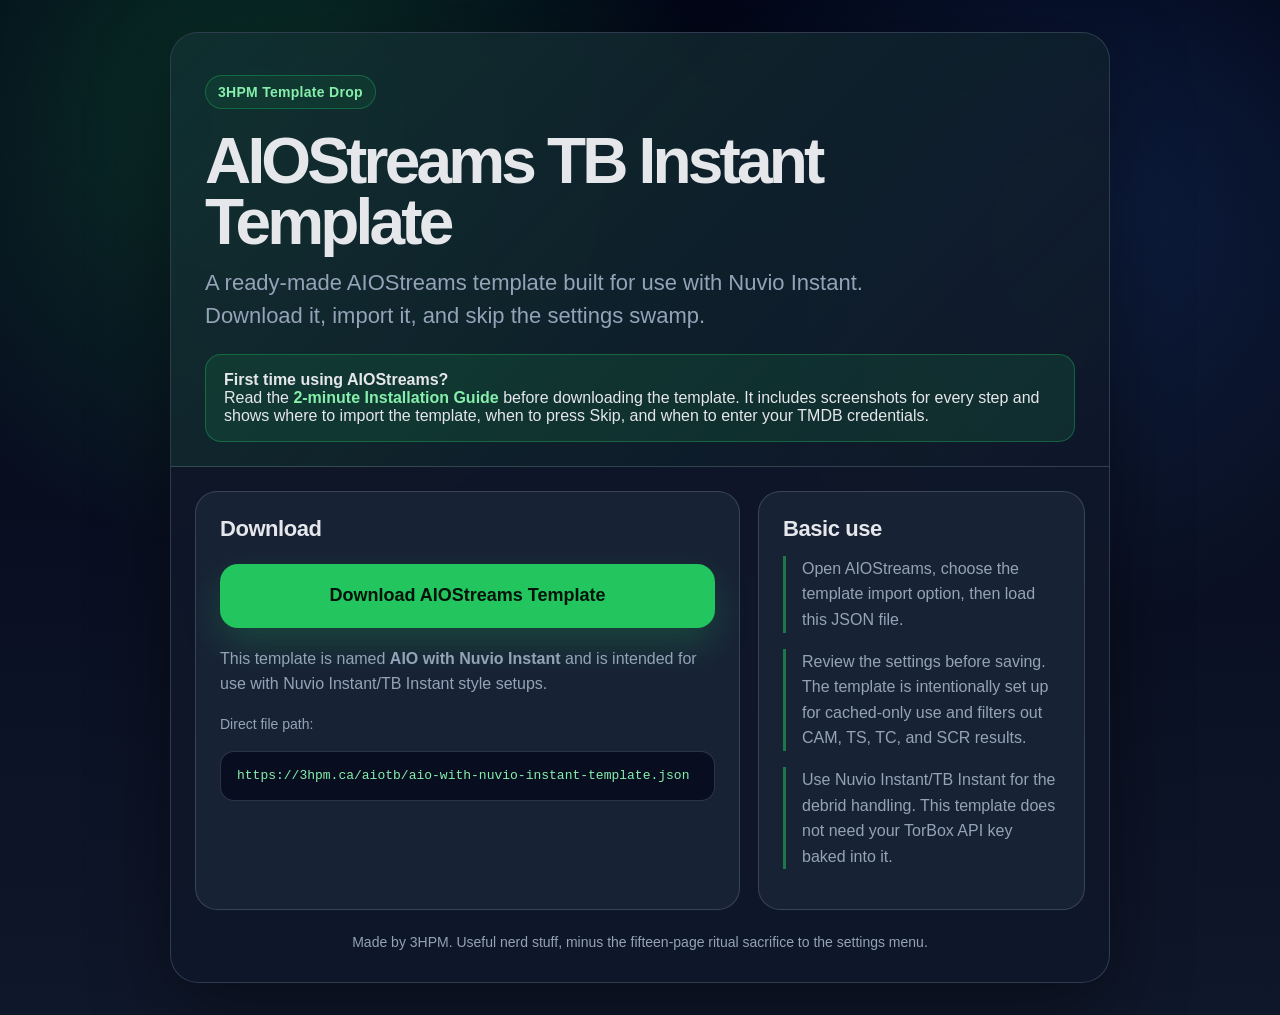
<file: Aiotb/index2.html>
<!DOCTYPE html>

<html lang="en">
<head>
<meta charset="utf-8"/>
<meta content="width=device-width, initial-scale=1" name="viewport"/>
<title>AIOStreams TB Instant Template | 3HPM</title>
<meta content="Download the 3HPM AIOStreams template for use with Nuvio Instant and TB Instant." name="description"/>
<meta content="AIOStreams TB Instant Template" property="og:title"/>
<meta content="AIOStreams template for Nuvio Instant and TB Instant by 3HPM." property="og:description"/>
<meta content="website" property="og:type"/>
<meta content="https://3hpm.ca/aiotb" property="og:url"/>
<meta content="#22c55e" name="theme-color"/>
<style>
    :root {
      --bg: #020617;
      --panel: rgba(15, 23, 42, 0.88);
      --panel-2: rgba(30, 41, 59, 0.72);
      --text: #e5e7eb;
      --muted: #94a3b8;
      --green: #22c55e;
      --green-2: #86efac;
      --border: rgba(148, 163, 184, 0.26);
      --shadow: rgba(34, 197, 94, 0.22);
    }

    * { box-sizing: border-box; }

    body {
      margin: 0;
      min-height: 100vh;
      font-family: Arial, Helvetica, sans-serif;
      background:
        radial-gradient(circle at 20% 10%, rgba(34, 197, 94, 0.22), transparent 28rem),
        radial-gradient(circle at 85% 20%, rgba(59, 130, 246, 0.16), transparent 26rem),
        linear-gradient(180deg, #020617 0%, #0f172a 100%);
      color: var(--text);
      display: grid;
      place-items: center;
      padding: 32px 16px;
    }

    .wrap {
      width: min(940px, 100%);
    }

    .card {
      border: 1px solid var(--border);
      background: var(--panel);
      border-radius: 28px;
      overflow: hidden;
      box-shadow: 0 24px 80px rgba(0, 0, 0, 0.42);
      backdrop-filter: blur(12px);
    }

    header {
      padding: 42px 34px 24px;
      border-bottom: 1px solid var(--border);
      background: linear-gradient(135deg, rgba(34, 197, 94, 0.13), rgba(15, 23, 42, 0));
    }

    .tag {
      display: inline-flex;
      align-items: center;
      gap: 8px;
      color: var(--green-2);
      border: 1px solid rgba(34, 197, 94, 0.34);
      background: rgba(34, 197, 94, 0.08);
      padding: 8px 12px;
      border-radius: 999px;
      font-size: 14px;
      font-weight: 700;
      letter-spacing: 0.02em;
    }

    h1 {
      margin: 22px 0 12px;
      font-size: clamp(34px, 7vw, 64px);
      line-height: 0.96;
      letter-spacing: -0.06em;
    }

    .lead {
      max-width: 720px;
      margin: 0;
      color: var(--muted);
      font-size: clamp(18px, 2.5vw, 22px);
      line-height: 1.5;
    }

    main {
      display: grid;
      grid-template-columns: 1.25fr 0.75fr;
      gap: 18px;
      padding: 24px;
    }

    .panel {
      border: 1px solid var(--border);
      background: var(--panel-2);
      border-radius: 22px;
      padding: 24px;
    }

    .download {
      display: inline-flex;
      align-items: center;
      justify-content: center;
      width: 100%;
      min-height: 64px;
      margin: 8px 0 18px;
      border-radius: 18px;
      background: var(--green);
      color: #04130a;
      text-decoration: none;
      font-weight: 900;
      font-size: 18px;
      box-shadow: 0 16px 36px var(--shadow);
      transition: transform 160ms ease, filter 160ms ease;
    }

    .download:hover,
    .download:focus {
      transform: translateY(-2px);
      filter: brightness(1.08);
    }

    h2 {
      margin: 0 0 14px;
      font-size: 22px;
      letter-spacing: -0.02em;
    }

    p {
      color: var(--muted);
      line-height: 1.6;
      margin: 0 0 16px;
    }

    code {
      display: block;
      padding: 14px 16px;
      border-radius: 14px;
      border: 1px solid var(--border);
      background: rgba(2, 6, 23, 0.7);
      color: var(--green-2);
      overflow-wrap: anywhere;
      line-height: 1.5;
    }

    .mini {
      font-size: 14px;
    }

    .steps p {
      padding-left: 16px;
      border-left: 3px solid rgba(34, 197, 94, 0.52);
    }

    footer {
      padding: 0 34px 32px;
      color: var(--muted);
      font-size: 14px;
      text-align: center;
    }

    @media (max-width: 760px) {
      main { grid-template-columns: 1fr; padding: 16px; }
      header { padding: 32px 24px 22px; }
      footer { padding: 0 20px 24px; }
    }
  </style>
</head>
<body>
<div class="wrap">
<section aria-labelledby="page-title" class="card">
<header>
<span class="tag">3HPM Template Drop</span>
<h1 id="page-title">AIOStreams TB Instant Template</h1>
<p class="lead">A ready-made AIOStreams template built for use with Nuvio Instant. Download it, import it, and skip the settings swamp.</p><div style="margin-top:22px;padding:16px 18px;border-radius:16px;background:rgba(34,197,94,.12);border:1px solid rgba(34,197,94,.35);"><strong>First time using AIOStreams?</strong><br/>Read the <a href="https://3hpm.ca/aiotb/install" style="color:#86efac;font-weight:bold;text-decoration:none;">2-minute Installation Guide</a> before downloading the template. It includes screenshots for every step and shows where to import the template, when to press Skip, and when to enter your TMDB credentials.</div>
</header>
<main>
<section class="panel">
<h2>Download</h2>
<a class="download" download="" href="aio-with-nuvio-instant-template.json">Download AIOStreams Template</a>
<p>This template is named <strong>AIO with Nuvio Instant</strong> and is intended for use with Nuvio Instant/TB Instant style setups.</p>
<p class="mini">Direct file path:</p>
<code>https://3hpm.ca/aiotb/aio-with-nuvio-instant-template.json</code>
</section>
<aside class="panel steps">
<h2>Basic use</h2>
<p>Open AIOStreams, choose the template import option, then load this JSON file.</p>
<p>Review the settings before saving. The template is intentionally set up for cached-only use and filters out CAM, TS, TC, and SCR results.</p>
<p>Use Nuvio Instant/TB Instant for the debrid handling. This template does not need your TorBox API key baked into it.</p>
</aside>
</main>
<footer>
        Made by 3HPM. Useful nerd stuff, minus the fifteen-page ritual sacrifice to the settings menu.
      </footer>
</section>
</div>
</body>
</html>
</file>
<file: global.css>
/* ==========================================================================
   3HPM Nuvio/TB Setup Suite - Global Design System (Extended)
   ========================================================================== */

@import url('https://fonts.googleapis.com/css2?family=Familjen+Grotesk:wght@400;500;600;700&family=Fraunces:ital,opsz,wght@0,9..144,300;0,9..144,400;0,9..144,600;1,9..144,300;1,9..144,400;1,9..144,500&family=Fragment+Mono&display=swap');

:root {
    --bg: #020617;
    --panel: rgba(15, 23, 42, 0.88);
    --panel-2: rgba(30, 41, 59, 0.72);
    --text: #e5e7eb;
    --muted: #94a3b8;
    --green: #22c55e;
    --green-2: #86efac;
    --border: rgba(148, 163, 184, 0.2);
    --shadow: rgba(34, 197, 94, 0.15);
    --font-sans: 'Familjen Grotesk', Arial, Helvetica, sans-serif;
    --font-mono: 'Fragment Mono', monospace;
}

* { 
    box-sizing: border-box; 
    margin: 0;
    padding: 0;
}

body {
    margin: 0;
    min-height: 100vh;
    font-family: var(--font-sans);
    background:
        radial-gradient(circle at 20% 10%, rgba(34, 197, 94, 0.12), transparent 28rem),
        radial-gradient(circle at 85% 20%, rgba(59, 130, 246, 0.08), transparent 26rem),
        linear-gradient(180deg, #020617 0%, #0f172a 100%);
    color: var(--text);
    display: flex;
    flex-direction: column;
    align-items: center;
    padding: 24px 12px;
}

/* Base App Wrapper Layout */
.wrap, .shell {
    width: min(940px, 100%);
    margin: 0 auto;
}

.card {
    border: 1px solid var(--border);
    background: var(--panel);
    border-radius: 24px;
    overflow: hidden;
    box-shadow: 0 24px 80px rgba(0, 0, 0, 0.42);
    backdrop-filter: blur(12px);
    width: 100%;
    margin-bottom: 2rem;
}

/* Header & Banner Uniformity */
header {
    padding: 34px 24px 24px;
    border-bottom: 1px solid var(--border);
    background: linear-gradient(135deg, rgba(34, 197, 94, 0.08), rgba(15, 23, 42, 0));
}

.releaseBanner {
    position: sticky;
    top: 0;
    z-index: 50;
    overflow: hidden;
    background: #111420;
    color: #fbf8ef;
    border-bottom: 2px solid var(--green);
    font-family: var(--font-mono);
    font-size: .75rem;
    text-transform: uppercase;
    letter-spacing: .08em;
    white-space: nowrap;
    width: 100%;
}

.releaseBannerTrack {
    display: inline-flex;
    gap: 2rem;
    min-width: max-content;
    padding: .65rem 0;
    animation: releaseBannerScroll 34s linear infinite;
}

.releaseBannerTrack span { display: inline-block; padding-left: 2rem; }
.releaseBanner strong { color: var(--green); }

@keyframes releaseBannerScroll {
    from { transform: translateX(0); }
    to { transform: translateX(-50%); }
}

/* Wizard Visibility States */
.stepCard.collapsed {
    display: none !important;
}
.stepCard.active {
    display: block !important;
}

/* Progress Navigation Bar */
.progress {
    margin: 20px 0;
}
.progress ol {
    display: flex;
    list-style: none;
    background: rgba(15, 23, 42, 0.6);
    border: 1px solid var(--border);
    border-radius: 14px;
    padding: 4px;
    gap: 4px;
}
.progress li {
    flex: 1;
    display: flex;
    align-items: center;
    justify-content: center;
    gap: 8px;
    padding: 12px 8px;
    border-radius: 10px;
    font-size: 13px;
    font-weight: 600;
    color: var(--muted);
    opacity: 0.5;
    transition: all 0.2s ease;
}
.progress li.is-active {
    opacity: 1;
    background: rgba(34, 197, 94, 0.1);
    color: var(--green-2);
}
.progress li.is-done {
    opacity: 0.8;
    color: var(--green);
}

/* Step Header Layout */
.stepHeader {
    display: flex;
    align-items: center;
    gap: 16px;
    margin-bottom: 20px;
    padding-bottom: 14px;
    border-bottom: 1px solid var(--border);
}
.stepNumber {
    font-family: var(--font-mono);
    font-size: 24px;
    color: var(--green);
    font-weight: bold;
}

/* Headings & Typography Elements */
h1 {
    margin: 12px 0;
    font-size: clamp(28px, 5vw, 44px);
    line-height: 1.1;
    letter-spacing: -0.03em;
    font-weight: 700;
}
h1 em {
    font-family: 'Fraunces', serif;
    font-style: italic;
    font-weight: 400;
}
h2 {
    font-size: 20px;
    letter-spacing: -0.01em;
    color: var(--text);
}
.lede {
    color: var(--muted);
    font-size: 16px;
    line-height: 1.5;
}
p { color: var(--muted); line-height: 1.6; margin: 0 0 16px; }
aside.notice {
    background: rgba(34, 197, 94, 0.05);
    border-left: 3px solid var(--green);
    padding: 12px 16px;
    border-radius: 0 12px 12px 0;
    margin: 16px 0;
}
aside.notice .stamp {
    font-family: var(--font-mono);
    font-size: 11px;
    text-transform: uppercase;
    color: var(--green-2);
    display: block;
    margin-bottom: 4px;
}

/* Forms & Input Elements Styling */
.stepBody { padding: 4px 0; }
.fieldGroup { display: flex; flex-direction: column; gap: 16px; margin-bottom: 20px; }
.field { display: flex; flex-direction: column; gap: 6px; }
.field label, fieldset legend {
    font-weight: 600;
    font-size: 14px;
    color: var(--text);
}
fieldset {
    border: 1px solid var(--border);
    border-radius: 16px;
    padding: 16px;
    margin-bottom: 20px;
}
fieldset legend {
    padding: 0 8px;
    margin-left: 8px;
}
.helperText { font-size: 13px; margin-bottom: 12px; }

/* Form Control Elements styling */
select, input[type="text"], input[type="number"], textarea {
    width: 100%;
    background: #090d16;
    border: 1px solid var(--border);
    color: var(--text);
    padding: 12px 14px;
    border-radius: 10px;
    font-family: inherit;
    font-size: 15px;
    outline: none;
    transition: border-color 0.15s ease;
    -webkit-appearance: none;
}
select {
    background-image: url("data:image/svg+xml;utf8,<svg xmlns='http://www.w3.org/2000/svg' width='24' height='24' viewBox='0 0 24 24' fill='none' stroke='%2394a3b8' stroke-width='2' stroke-linecap='round' stroke-linejoin='round'><polyline points='6 9 12 15 18 9'></polyline></svg>");
    background-repeat: no-repeat;
    background-position: right 12px center;
    background-size: 16px;
    padding-right: 40px;
}
select:focus, input:focus, textarea:focus { border-color: var(--green); }
small, .miniActions { color: var(--muted); font-size: 12px; margin-top: 4px; }

/* Custom Stacked/Grid Checklist Layouts */
.setupChecklist { display: flex; flex-direction: column; gap: 10px; margin: 16px 0; }
.setupChecklist label, .optionsGrid label, .resolutionGrid label {
    display: flex;
    align-items: flex-start;
    gap: 12px;
    background: rgba(255, 255, 255, 0.02);
    border: 1px solid var(--border);
    padding: 14px;
    border-radius: 12px;
    cursor: pointer;
    font-size: 14px;
    transition: all 0.15s ease;
}
.setupChecklist label:hover, .optionsGrid label:hover, .resolutionGrid label:hover {
    border-color: rgba(34, 197, 94, 0.3);
    background: rgba(34, 197, 94, 0.02);
}
.setupChecklist input[type="checkbox"], 
.optionsGrid input[type="checkbox"], 
.resolutionGrid input[type="checkbox"] {
    accent-color: var(--green);
    width: 18px;
    height: 18px;
    flex-shrink: 0;
    margin-top: 2px;
}

/* Resolution Selection Grid Matrix */
.resolutionGrid {
    display: grid;
    grid-template-columns: repeat(auto-fill, minmax(120px, 1fr));
    gap: 8px;
}
.resolutionGrid label {
    flex-direction: column;
    align-items: center;
    text-align: center;
    padding: 10px;
}
.resolutionGrid label small { display: block; margin-top: 2px; color: var(--muted); }

/* Option Toggles Layout Grid */
.optionsGrid {
    display: grid;
    grid-template-columns: repeat(auto-fit, minmax(200px, 1fr));
    gap: 10px;
}

/* Interactive Wizard Buttons Container */
.stepActions {
    display: flex;
    gap: 12px;
    margin-top: 20px;
}
.btn.primary, .download {
    display: inline-flex;
    align-items: center;
    justify-content: center;
    width: 100%;
    min-height: 52px;
    border-radius: 12px;
    background: var(--green);
    color: #020617;
    text-decoration: none;
    font-weight: 700;
    font-size: 16px;
    border: none;
    cursor: pointer;
    box-shadow: 0 12px 24px var(--shadow);
    transition: transform 140ms ease, filter 140ms ease;
}
.btn.ghost {
    background: rgba(255, 255, 255, 0.05);
    border: 1px solid var(--border);
    color: var(--text);
    width: auto;
    padding: 0 24px;
}
.btn:hover { transform: translateY(-1px); filter: brightness(1.08); }
.miniActions { display: flex; gap: 8px; margin-top: 8px; }
.smallBtn {
    background: rgba(255, 255, 255, 0.05);
    border: 1px solid var(--border);
    color: var(--text);
    padding: 4px 10px;
    border-radius: 6px;
    cursor: pointer;
}

/* Details Dropdown Wrapper */
details.advanced {
    border: 1px solid var(--border);
    border-radius: 12px;
    padding: 12px;
    margin-bottom: 20px;
}
details.advanced summary { cursor: pointer; font-weight: 600; font-size: 14px; color: var(--text); }
.advancedBody { margin-top: 12px; padding-top: 12px; border-top: 1px solid var(--border); }

/* Output Code & QR Layout Systems */
.manifestBox {
    background: #060913;
    border: 1px solid var(--border);
    border-radius: 14px;
    padding: 16px;
    margin-bottom: 20px;
}
.manifestHeader {
    display: flex;
    justify-content: space-between;
    font-size: 12px;
    font-family: var(--font-mono);
    color: var(--muted);
    border-bottom: 1px solid var(--border);
    padding-bottom: 8px;
    margin-bottom: 14px;
}
.manifestCard { margin-bottom: 16px; }
.manifestCard label { display: block; font-size: 13px; font-weight: bold; margin-bottom: 4px; }
.manifestCard textarea { font-family: var(--font-mono); font-size: 13px; height: 70px; resize: none; background: #0c111d; color: var(--green-2); }

/* QR Code & Layout Mechanics */
.installGrid { display: flex; flex-direction: column; align-items: center; gap: 16px; margin: 24px 0; }
.qrWrap { text-align: center; max-width: 240px; }
.qrFrame { background: white; padding: 12px; border-radius: 12px; margin: 8px 0; }
.qrFrame img { width: 100%; height: auto; display: block; }
.finalSteps h3 { margin-bottom: 12px; font-size: 16px; color: var(--text); }
.finalSteps ol { list-style: none; display: flex; flex-direction: column; gap: 10px; }
.finalSteps li { display: flex; gap: 12px; font-size: 14px; }
.finalSteps .num { background: rgba(34, 197, 94, 0.15); color: var(--green-2); width: 22px; height: 22px; display: inline-flex; align-items: center; justify-content: center; border-radius: 999px; font-size: 12px; font-weight: bold; flex-shrink: 0; }

.tag, .step-label {
    display: inline-flex;
    align-items: center;
    color: var(--green-2);
    border: 1px solid rgba(34, 197, 94, 0.3);
    background: rgba(34, 197, 94, 0.05);
    padding: 4px 10px;
    border-radius: 999px;
    font-size: 12px;
    font-weight: 700;
    text-transform: uppercase;
}

footer, .pageFooter {
    padding: 24px 16px;
    color: var(--muted);
    font-size: 13px;
    text-align: center;
    border-top: 1px solid var(--border);
    background: rgba(15, 23, 42, 0.2);
}

@media (max-width: 600px) {
    .progress ol { display: none; } /* Hide raw progression lists on compact displays */
    .stepHeader { gap: 10px; }
    .stepActions { flex-direction: column; }
    .btn.ghost { width: 100%; }
}
</file>
<file: suite.css>
/* 3HPM Nuvio Toolkit: shared presentation layer */

:root {
    --suite-bg: #020617;
    --suite-surface: rgba(11, 15, 25, 0.88);
    --suite-surface-strong: #0b0f19;
    --suite-card: #111827;
    --suite-card-hover: #152033;
    --suite-input: #070b14;
    --suite-text: #f8fafc;
    --suite-muted: #94a3b8;
    --suite-accent: #22c55e;
    --suite-accent-strong: #16a34a;
    --suite-accent-soft: rgba(34, 197, 94, 0.12);
    --suite-border: rgba(148, 163, 184, 0.18);
    --suite-border-strong: rgba(34, 197, 94, 0.42);
    --suite-danger: #fca5a5;
    --suite-shadow: 0 28px 80px rgba(0, 0, 0, 0.42);
}

html {
    scroll-behavior: smooth;
}

body {
    position: relative;
    isolation: isolate;
    overflow-x: hidden;
    background:
        radial-gradient(circle at 12% 0%, rgba(34, 197, 94, 0.14), transparent 32rem),
        radial-gradient(circle at 100% 18%, rgba(59, 130, 246, 0.09), transparent 28rem),
        var(--suite-bg);
    color: var(--suite-text);
    padding: 20px 12px 44px;
}

body::before {
    content: "";
    position: fixed;
    inset: 0;
    z-index: -1;
    pointer-events: none;
    opacity: 0.22;
    background-image:
        linear-gradient(rgba(148, 163, 184, 0.04) 1px, transparent 1px),
        linear-gradient(90deg, rgba(148, 163, 184, 0.04) 1px, transparent 1px);
    background-size: 36px 36px;
    mask-image: linear-gradient(to bottom, black, transparent 82%);
}

a {
    color: inherit;
}

button,
a {
    -webkit-tap-highlight-color: transparent;
}

button:focus-visible,
a:focus-visible,
input:focus-visible,
select:focus-visible,
textarea:focus-visible,
summary:focus-visible {
    outline: 3px solid rgba(34, 197, 94, 0.38);
    outline-offset: 3px;
}

.suite-shell,
.shell,
.wrap,
.site-wrapper {
    width: min(100%, 980px);
    max-width: 980px;
    margin-inline: auto;
}

.suite-nav {
    display: flex;
    align-items: center;
    justify-content: space-between;
    gap: 18px;
    margin-bottom: 14px;
    padding: 10px 12px;
    border: 1px solid var(--suite-border);
    border-radius: 16px;
    background: rgba(2, 6, 23, 0.72);
    box-shadow: 0 12px 40px rgba(0, 0, 0, 0.2);
    backdrop-filter: blur(14px);
}

.suite-brand {
    display: inline-flex;
    align-items: center;
    gap: 10px;
    min-width: max-content;
    text-decoration: none;
    font-weight: 700;
    letter-spacing: -0.02em;
}

.suite-mark {
    display: grid;
    place-items: center;
    width: 34px;
    height: 34px;
    border-radius: 10px;
    color: #03110a;
    background: var(--suite-accent);
    font-family: var(--font-mono);
    font-size: 11px;
    font-weight: 800;
    box-shadow: 0 0 0 5px rgba(34, 197, 94, 0.08);
}

.suite-brand-copy {
    display: flex;
    flex-direction: column;
    line-height: 1.05;
}

.suite-brand-copy strong {
    font-size: 14px;
}

.suite-brand-copy span {
    margin-top: 4px;
    color: var(--suite-muted);
    font-family: var(--font-mono);
    font-size: 9px;
    font-weight: 400;
    letter-spacing: 0.08em;
    text-transform: uppercase;
}

.suite-links {
    display: flex;
    flex-wrap: wrap;
    justify-content: flex-end;
    gap: 6px;
}

.suite-links a {
    padding: 8px 11px;
    border: 1px solid transparent;
    border-radius: 9px;
    color: var(--suite-muted);
    font-size: 13px;
    font-weight: 600;
    text-decoration: none;
    transition: 160ms ease;
}

.suite-links a:hover {
    color: var(--suite-text);
    background: rgba(255, 255, 255, 0.035);
}

.suite-links a.is-active {
    color: var(--suite-accent);
    border-color: rgba(34, 197, 94, 0.22);
    background: var(--suite-accent-soft);
}

.card {
    border-color: var(--suite-border);
    border-radius: 24px;
    background: linear-gradient(180deg, rgba(15, 23, 42, 0.95), var(--suite-surface-strong));
    box-shadow: var(--suite-shadow);
}

.tool-hero,
.landing-hero {
    position: relative;
    overflow: hidden;
    padding: clamp(26px, 5vw, 48px);
}

.tool-hero::after,
.landing-hero::after {
    content: "";
    position: absolute;
    top: -110px;
    right: -110px;
    width: 260px;
    height: 260px;
    border: 1px solid rgba(34, 197, 94, 0.16);
    border-radius: 50%;
    box-shadow:
        0 0 0 34px rgba(34, 197, 94, 0.03),
        0 0 0 68px rgba(34, 197, 94, 0.02);
    pointer-events: none;
}

.landing-hero h1,
.tool-hero h1 {
    max-width: 760px;
    font-size: clamp(34px, 7vw, 66px);
    line-height: 0.98;
    letter-spacing: -0.055em;
}

.tool-hero h1 {
    font-size: clamp(32px, 6vw, 56px);
}

.landing-hero .lede,
.tool-hero .lede,
.landing-hero .lead,
.tool-hero .lead {
    max-width: 720px;
    margin-top: 18px;
    font-size: clamp(15px, 2vw, 18px);
    line-height: 1.65;
}

.eyebrow,
.tag,
.step-label,
.ribbon {
    border-color: rgba(34, 197, 94, 0.5);
    background: rgba(34, 197, 94, 0.07);
    letter-spacing: 0.08em;
}

.suite-proof {
    display: flex;
    flex-wrap: wrap;
    gap: 8px;
    margin-top: 24px;
}

.suite-proof span,
.module-tags span,
.status-chip {
    display: inline-flex;
    align-items: center;
    min-height: 28px;
    padding: 5px 9px;
    border: 1px solid var(--suite-border);
    border-radius: 999px;
    color: var(--suite-muted);
    background: rgba(255, 255, 255, 0.025);
    font-family: var(--font-mono);
    font-size: 10px;
    letter-spacing: 0.03em;
}

.status-chip {
    color: var(--suite-accent);
    border-color: rgba(34, 197, 94, 0.28);
    background: var(--suite-accent-soft);
}

.landing-main {
    display: block;
    padding: clamp(18px, 4vw, 34px);
}

.section-heading {
    display: flex;
    align-items: flex-end;
    justify-content: space-between;
    gap: 20px;
    margin-bottom: 18px;
}

.section-heading h2 {
    margin: 0;
    font-size: clamp(22px, 4vw, 30px);
}

.section-heading p {
    max-width: 430px;
    color: var(--suite-muted);
    font-size: 14px;
    text-align: right;
}

.module-grid {
    display: grid;
    grid-template-columns: repeat(2, minmax(0, 1fr));
    gap: 16px;
}

.module-card {
    position: relative;
    display: flex;
    flex-direction: column;
    justify-content: space-between;
    min-height: 310px;
    overflow: hidden;
    padding: 26px;
    border: 1px solid var(--suite-border);
    border-radius: 18px;
    background: linear-gradient(145deg, rgba(17, 24, 39, 0.98), rgba(8, 13, 23, 0.95));
    text-decoration: none;
    transition: 180ms ease;
}

.module-card::after {
    content: "";
    position: absolute;
    inset: auto -18% -60% 36%;
    height: 210px;
    border-radius: 50%;
    background: rgba(34, 197, 94, 0.08);
    filter: blur(22px);
    transition: 180ms ease;
}

.module-card:hover {
    transform: translateY(-4px);
    border-color: var(--suite-border-strong);
    background: linear-gradient(145deg, var(--suite-card-hover), rgba(8, 13, 23, 0.98));
    box-shadow: 0 20px 50px rgba(0, 0, 0, 0.28);
}

.module-card:hover::after {
    background: rgba(34, 197, 94, 0.14);
}

.module-card-content,
.module-card-action {
    position: relative;
    z-index: 1;
}

.module-card-top {
    display: flex;
    align-items: center;
    justify-content: space-between;
    gap: 14px;
    margin-bottom: 44px;
}

.module-number {
    color: var(--suite-muted);
    font-family: var(--font-mono);
    font-size: 12px;
}

.module-card h3 {
    max-width: 420px;
    margin: 0 0 12px;
    font-size: clamp(24px, 4vw, 34px);
    line-height: 1.05;
    letter-spacing: -0.035em;
}

.module-card p {
    max-width: 500px;
    color: var(--suite-muted);
    font-size: 15px;
    line-height: 1.6;
}

.module-tags {
    display: flex;
    flex-wrap: wrap;
    gap: 7px;
    margin-top: 20px;
}

.module-card-action {
    display: flex;
    align-items: center;
    justify-content: space-between;
    gap: 12px;
    margin-top: 34px;
    padding-top: 18px;
    border-top: 1px solid var(--suite-border);
    font-weight: 700;
}

.module-arrow {
    display: grid;
    place-items: center;
    width: 34px;
    height: 34px;
    border-radius: 10px;
    color: #03110a;
    background: var(--suite-accent);
    transition: 180ms ease;
}

.module-card:hover .module-arrow {
    transform: translateX(3px);
}

.workflow-strip {
    display: grid;
    grid-template-columns: repeat(3, 1fr);
    gap: 10px;
    margin-top: 16px;
}

.workflow-item {
    padding: 16px;
    border: 1px solid var(--suite-border);
    border-radius: 14px;
    background: rgba(255, 255, 255, 0.018);
}

.workflow-item span {
    color: var(--suite-accent);
    font-family: var(--font-mono);
    font-size: 11px;
}

.workflow-item strong {
    display: block;
    margin: 8px 0 4px;
    font-size: 15px;
}

.workflow-item p {
    color: var(--suite-muted);
    font-size: 13px;
    line-height: 1.45;
}

.releaseBanner {
    margin: 0 0 14px;
    padding: 12px 16px;
    border: 1px solid rgba(34, 197, 94, 0.25);
    border-radius: 14px;
    background: rgba(3, 7, 18, 0.86);
    box-shadow: 0 10px 30px rgba(0, 0, 0, 0.18);
}

.releaseBannerTrack {
    max-width: 900px;
    margin-inline: auto;
    line-height: 1.5;
}

.progress {
    padding: 18px 24px 0;
    margin: 0;
}

.progress ol {
    gap: 5px;
    padding: 5px;
    border-radius: 13px;
}

.progress li {
    display: flex;
    align-items: center;
    justify-content: center;
    gap: 7px;
    min-height: 44px;
    padding: 8px 10px;
}

.progress .num {
    font-family: var(--font-mono);
    font-size: 10px;
}

.wizardFlow {
    padding: 0 24px 24px !important;
}

.stepCard.active {
    padding: 26px 0 0 !important;
}

.stepHeader {
    display: flex;
    padding: 0;
    border: 0;
    align-items: center;
    gap: 14px;
    margin-bottom: 20px;
}

.stepNumber {
    display: grid;
    place-items: center;
    width: 42px;
    height: 42px;
    flex: 0 0 auto;
    border: 1px solid rgba(34, 197, 94, 0.36);
    border-radius: 12px;
    background: var(--suite-accent-soft);
}

.stepBody > p {
    margin-bottom: 18px;
    color: var(--suite-muted);
}

.setupChecklist label,
.optionsGrid label,
.resolutionGrid label,
.addonChoice {
    background: rgba(255, 255, 255, 0.018);
}

.setupChecklist label:hover,
.optionsGrid label:hover,
.resolutionGrid label:hover {
    border-color: rgba(34, 197, 94, 0.3);
}

.settingsGrid {
    display: grid;
    grid-template-columns: repeat(2, minmax(0, 1fr));
    gap: 12px;
    margin-bottom: 24px;
}

.miniActions,
.addonPickerActions {
    display: flex;
    flex-wrap: wrap;
    gap: 8px;
    margin-top: 12px;
}

.advanced {
    margin-bottom: 22px;
    border: 1px solid var(--suite-border);
    border-radius: 12px;
    background: rgba(255, 255, 255, 0.015);
}

.advanced summary {
    cursor: pointer;
    padding: 14px 16px;
    color: var(--suite-text);
    font-weight: 700;
}

.advancedBody {
    padding: 0 16px 16px;
    color: var(--suite-muted);
    font-size: 13px;
}

.advancedBody p {
    margin-bottom: 12px;
}

.stepActions {
    align-items: stretch;
}

.btn,
.download,
.card-action-btn {
    min-height: 50px;
    border-radius: 11px;
}

.btn.primary,
a.download,
.card-action-btn {
    background: linear-gradient(180deg, #2bd86a, var(--suite-accent));
    box-shadow: 0 10px 26px rgba(34, 197, 94, 0.12);
}

.btn.ghost {
    background: rgba(255, 255, 255, 0.02);
}

.btn:disabled {
    cursor: not-allowed;
    opacity: 0.45;
    filter: none;
    transform: none;
}

.manifestCard {
    background: rgba(255, 255, 255, 0.018);
}

.installGrid {
    display: grid;
    place-items: center;
    padding: 24px;
    border: 1px solid var(--suite-border);
    border-radius: 14px;
    background: rgba(255, 255, 255, 0.015);
}

.finalSteps {
    margin-top: 18px;
    padding: 20px;
    border: 1px solid var(--suite-border);
    border-radius: 14px;
    background: rgba(255, 255, 255, 0.015);
}

.finalSteps ol {
    padding-left: 20px;
}

.finalSteps a {
    color: var(--suite-accent);
}

.quick-start-main {
    display: grid;
    grid-template-columns: repeat(3, minmax(0, 1fr));
    gap: 14px;
    padding: 24px;
}

.quick-step {
    min-height: 100%;
    padding: 20px;
    border: 1px solid var(--suite-border);
    border-radius: 16px;
    background: rgba(255, 255, 255, 0.018);
}

.quick-step h2 {
    margin-top: 16px;
}

.quick-step p {
    color: var(--suite-muted);
    font-size: 14px;
    line-height: 1.55;
}

.quick-step .download,
.quick-step .instance-list {
    margin-top: 18px;
}

.template-url {
    margin-top: 10px;
}

.instance-list {
    gap: 9px;
}

.instance-card {
    padding: 10px;
    border: 1px solid var(--suite-border);
    border-radius: 12px;
    background: rgba(255, 255, 255, 0.014);
}

.instance-card .download {
    margin-top: 0;
}

.instance-card.is-unavailable {
    opacity: 0.64;
}

.instance-card.is-unavailable .download {
    color: var(--suite-muted);
    background: rgba(255, 255, 255, 0.06);
    box-shadow: none;
}

.guide-callout {
    margin-top: 22px;
    padding: 16px;
    border: 1px solid rgba(34, 197, 94, 0.28);
    border-radius: 13px;
    background: var(--suite-accent-soft);
    font-size: 14px;
    line-height: 1.55;
}

.guide-callout a {
    color: var(--suite-accent);
    font-weight: 700;
}

.pageFooter,
footer {
    margin-top: 0;
    border-top-color: var(--suite-border);
}

.pageFooter span,
footer span {
    color: var(--suite-accent);
    font-weight: 700;
}

@media (max-width: 820px) {
    .suite-nav {
        align-items: flex-start;
        flex-direction: column;
    }

    .suite-links {
        width: 100%;
        justify-content: flex-start;
    }

    .module-grid,
    .quick-start-main {
        grid-template-columns: 1fr;
    }

    .module-card {
        min-height: auto;
    }

    .workflow-strip {
        grid-template-columns: 1fr;
    }

    .section-heading {
        align-items: flex-start;
        flex-direction: column;
    }

    .section-heading p {
        text-align: left;
    }
}

@media (max-width: 580px) {
    body {
        padding: 10px 8px 28px;
    }

    .suite-nav {
        border-radius: 14px;
    }

    .suite-links {
        display: grid;
        grid-template-columns: repeat(3, 1fr);
    }

    .suite-links a {
        padding-inline: 7px;
        text-align: center;
        font-size: 11px;
    }

    .landing-hero,
    .tool-hero {
        padding: 26px 20px;
    }

    .landing-main,
    .quick-start-main,
    .progress {
        padding-inline: 16px;
    }

    .wizardFlow {
        padding-inline: 16px !important;
    }

    .settingsGrid {
        grid-template-columns: 1fr;
    }

    .stepActions {
        flex-direction: column-reverse;
    }

    .stepActions .btn,
    .btn.ghost {
        width: 100%;
    }

    .progress .title {
        display: none;
    }
}

@media (prefers-reduced-motion: reduce) {
    *,
    *::before,
    *::after {
        scroll-behavior: auto !important;
        transition-duration: 0.01ms !important;
        animation-duration: 0.01ms !important;
        animation-iteration-count: 1 !important;
    }
}
</file>
<file: netflux/styles.css>
@import url('https://fonts.googleapis.com/css2?family=Inter:wght@400;500;600;700;800&family=Space+Mono:wght@400;700&display=swap');

:root {
  color-scheme: dark;
  --bg: #050807;
  --panel: #0c1210;
  --panel-2: #111a16;
  --text: #f3f7f4;
  --muted: #9aa9a0;
  --line: #26332c;
  --green: #22c55e;
  --green-dark: #16813e;
  --red: #e50914;
  --shadow: 0 24px 70px rgba(0, 0, 0, .35);
}

* { box-sizing: border-box; }

body {
  margin: 0;
  min-height: 100vh;
  font-family: Inter, system-ui, sans-serif;
  background:
    radial-gradient(circle at top right, rgba(34, 197, 94, .09), transparent 34rem),
    linear-gradient(180deg, #050807, #070c09 60%, #050807);
  color: var(--text);
}

button, select, textarea { font: inherit; }

button { cursor: pointer; }

a { color: var(--green); }

.site-header,
main {
  width: min(1180px, calc(100% - 32px));
  margin-inline: auto;
}

.site-header {
  display: flex;
  align-items: center;
  justify-content: space-between;
  padding: 26px 0 18px;
}

.brand {
  display: flex;
  align-items: center;
  gap: 14px;
}

.brand-mark {
  display: grid;
  place-items: center;
  width: 46px;
  height: 56px;
  border-radius: 10px;
  font-size: 32px;
  font-weight: 800;
  background: var(--red);
  color: white;
  box-shadow: 0 14px 30px rgba(229, 9, 20, .2);
}

h1, h2, h3, p { margin-top: 0; }

h1 { margin-bottom: 0; font-size: clamp(1.2rem, 3vw, 1.65rem); }

h2 { font-size: clamp(1.8rem, 5vw, 3.5rem); line-height: 1.03; max-width: 780px; }

.eyebrow,
.availability {
  margin-bottom: 7px;
  font-family: "Space Mono", monospace;
  font-size: .73rem;
  letter-spacing: .12em;
  color: var(--green);
}

.panel {
  border: 1px solid var(--line);
  background: rgba(12, 18, 16, .89);
  box-shadow: var(--shadow);
  border-radius: 18px;
}

.hero {
  display: grid;
  grid-template-columns: 1.45fr .8fr;
  gap: 30px;
  align-items: center;
  padding: clamp(24px, 5vw, 56px);
}

.lede {
  max-width: 720px;
  margin-bottom: 0;
  color: var(--muted);
  line-height: 1.65;
}

.comparison {
  display: flex;
  align-items: center;
  justify-content: center;
  gap: 12px;
}

.country-card {
  min-width: 132px;
  padding: 18px;
  border-radius: 14px;
  background: var(--panel-2);
  border: 1px solid var(--line);
}

.country-card span,
.country-card strong { display: block; }

.country-card .flag {
  margin-bottom: 20px;
  font-family: "Space Mono", monospace;
  color: var(--green);
}

.country-card span:last-child {
  margin-top: 4px;
  color: var(--muted);
  font-size: .87rem;
}

.minus { color: var(--muted); font-size: 1.8rem; }

.controls {
  display: grid;
  grid-template-columns: 1.2fr repeat(3, 1fr) auto;
  gap: 14px;
  align-items: end;
  margin-top: 18px;
  padding: 18px;
}

label {
  display: grid;
  gap: 8px;
  color: var(--muted);
  font-size: .82rem;
  font-weight: 600;
}

select, textarea {
  width: 100%;
  color: var(--text);
  background: #080d0a;
  border: 1px solid var(--line);
  border-radius: 10px;
  padding: 12px 13px;
}

textarea { resize: vertical; min-height: 110px; }

.segmented {
  display: grid;
  grid-template-columns: 1fr 1fr;
  background: #080d0a;
  border: 1px solid var(--line);
  border-radius: 11px;
  padding: 4px;
}

.segment {
  border: 0;
  border-radius: 8px;
  padding: 10px;
  color: var(--muted);
  background: transparent;
}

.segment.active {
  color: #061008;
  background: var(--green);
  font-weight: 800;
}

.primary-button,
.ghost-button,
.icon-button {
  border-radius: 10px;
  padding: 12px 17px;
  font-weight: 800;
}

.primary-button {
  border: 1px solid var(--green);
  background: var(--green);
  color: #041008;
}

.primary-button:hover { background: #39d673; }

.ghost-button {
  border: 1px solid var(--line);
  color: var(--text);
  background: rgba(12, 18, 16, .8);
}

.icon-button {
  border: 0;
  background: transparent;
  color: var(--muted);
  font-size: 1.7rem;
}

.status-row {
  display: flex;
  justify-content: space-between;
  align-items: end;
  gap: 20px;
  padding: 34px 2px 16px;
}

.status-row h3 { margin-bottom: 5px; }

.status-row p { margin-bottom: 0; color: var(--muted); }

.results-grid {
  display: grid;
  grid-template-columns: repeat(4, minmax(0, 1fr));
  gap: 18px;
}

.title-card {
  overflow: hidden;
  border: 1px solid var(--line);
  border-radius: 15px;
  background: var(--panel);
}

.poster-wrap {
  position: relative;
  aspect-ratio: 2 / 3;
  background: var(--panel-2);
}

.poster {
  width: 100%;
  height: 100%;
  display: block;
  object-fit: cover;
}

.rating {
  position: absolute;
  right: 10px;
  bottom: 10px;
  border-radius: 999px;
  padding: 7px 10px;
  background: rgba(5, 8, 7, .86);
  backdrop-filter: blur(7px);
  font-weight: 800;
}

.card-body { padding: 16px; }

.card-body .title { margin-bottom: 7px; }

.meta {
  margin-bottom: 12px;
  color: var(--muted);
  font-size: .85rem;
}

.overview {
  display: -webkit-box;
  overflow: hidden;
  -webkit-box-orient: vertical;
  -webkit-line-clamp: 4;
  color: #c5d0c9;
  font-size: .9rem;
  line-height: 1.5;
}

.details-link {
  display: inline-block;
  margin-top: 4px;
  font-weight: 700;
  text-decoration: none;
}

.notice {
  margin: 34px 0;
  padding: 22px;
  color: var(--muted);
  line-height: 1.55;
}

.notice h3 { color: var(--text); }
.notice p:last-child { margin-bottom: 0; }
.attribution { font-size: .86rem; }

dialog {
  width: min(620px, calc(100% - 28px));
  border: 1px solid var(--line);
  border-radius: 18px;
  padding: 0;
  color: var(--text);
  background: var(--panel);
  box-shadow: var(--shadow);
}

dialog::backdrop { background: rgba(0, 0, 0, .72); }

.settings-form { padding: 24px; }

.dialog-heading,
.dialog-actions {
  display: flex;
  justify-content: space-between;
  align-items: center;
  gap: 14px;
}

.dialog-actions { margin-top: 18px; }

.hidden { display: none !important; }

.error-card,
.empty-card {
  grid-column: 1 / -1;
  padding: 28px;
  border: 1px dashed var(--line);
  border-radius: 14px;
  color: var(--muted);
  text-align: center;
}

@media (max-width: 940px) {
  .hero { grid-template-columns: 1fr; }
  .controls { grid-template-columns: repeat(2, 1fr); }
  .primary-button { min-height: 46px; }
  .results-grid { grid-template-columns: repeat(3, 1fr); }
}

@media (max-width: 660px) {
  .site-header { align-items: flex-start; }
  .site-header .ghost-button { padding: 10px 12px; }
  .brand-mark { width: 38px; height: 46px; font-size: 26px; }
  .hero { padding: 24px; }
  .comparison { justify-content: stretch; }
  .country-card { min-width: 0; flex: 1; padding: 14px; }
  .controls { grid-template-columns: 1fr; }
  .results-grid { grid-template-columns: repeat(2, 1fr); gap: 12px; }
  .card-body { padding: 13px; }
  .overview { -webkit-line-clamp: 3; }
}

@media (max-width: 420px) {
  .site-header { width: min(100% - 22px, 1180px); }
  main { width: min(100% - 22px, 1180px); }
  .brand .eyebrow { display: none; }
  h1 { font-size: 1rem; }
  .results-grid { grid-template-columns: 1fr; }
}

.api-status {
  border: 1px solid var(--line);
  border-radius: 999px;
  padding: 9px 13px;
  color: var(--green);
  background: rgba(12, 18, 16, .8);
  font-family: "Space Mono", monospace;
  font-size: .72rem;
  letter-spacing: .08em;
}


.direction-selector {
  grid-column: 1 / -1;
  display: grid;
  grid-template-columns: 1fr 1fr;
  gap: 5px;
  padding: 4px;
  border: 1px solid var(--line);
  border-radius: 11px;
  background: #080d0a;
}

.direction-button {
  border: 0;
  border-radius: 8px;
  padding: 11px;
  color: var(--muted);
  background: transparent;
  font-weight: 700;
}

.direction-button.active {
  color: #061008;
  background: var(--green);
  font-weight: 800;
}


/* Compact mobile result cards */
@media (max-width: 660px) {
  .results-grid {
    grid-template-columns: 1fr;
    gap: 12px;
  }

  .title-card {
    display: grid;
    grid-template-columns: 112px minmax(0, 1fr);
    align-items: stretch;
    min-height: 168px;
  }

  .poster-wrap {
    width: 112px;
    height: 168px;
    aspect-ratio: auto;
    overflow: hidden;
  }

  .poster {
    width: 100%;
    height: 100%;
    object-fit: cover;
  }

  .card-body {
    min-width: 0;
    padding: 12px;
  }

  .availability {
    margin-bottom: 6px;
    font-size: 0.58rem;
    line-height: 1.35;
    letter-spacing: 0.08em;
  }

  .card-body .title {
    margin-bottom: 5px;
    font-size: 1rem;
    line-height: 1.2;
  }

  .meta {
    margin-bottom: 8px;
    font-size: 0.76rem;
  }

  .overview {
    margin-bottom: 6px;
    font-size: 0.8rem;
    line-height: 1.38;
    -webkit-line-clamp: 3;
  }

  .details-link {
    margin-top: 0;
    font-size: 0.8rem;
  }

  .rating {
    right: 7px;
    bottom: 7px;
    padding: 5px 7px;
    font-size: 0.72rem;
  }
}

@media (max-width: 390px) {
  .title-card {
    grid-template-columns: 96px minmax(0, 1fr);
    min-height: 144px;
  }

  .poster-wrap {
    width: 96px;
    height: 144px;
  }

  .overview {
    -webkit-line-clamp: 2;
  }
}
</file>
<file: Aiotb/install/guide.css>
/* AIOStreams screenshot guide */

.guide-shell {
    width: 100%;
    max-width: 1100px;
}

.guide-card { overflow: hidden; }
.guide-hero { padding-bottom: 34px; }

.guide-actions {
    display: flex;
    flex-wrap: wrap;
    gap: 10px;
    margin-top: 24px;
}

.guide-actions .btn {
    width: auto;
    min-width: 190px;
    padding-inline: 20px;
}

.guide-alert {
    margin: 24px clamp(18px, 4vw, 36px) 0;
    padding: 16px 18px;
    border: 1px solid rgba(250, 204, 21, 0.3);
    border-left: 4px solid #facc15;
    border-radius: 12px;
    background: rgba(250, 204, 21, 0.07);
}

.guide-alert .stamp { color: #fde68a; }

.guide-alert p {
    margin: 0;
    color: var(--suite-text);
    font-size: 14px;
    line-height: 1.65;
}

.guide-jump {
    display: grid;
    grid-template-columns: repeat(7, 1fr);
    gap: 8px;
    padding: 20px clamp(18px, 4vw, 36px) 0;
}

.guide-jump a {
    display: grid;
    place-items: center;
    min-height: 40px;
    border: 1px solid var(--suite-border);
    border-radius: 9px;
    color: var(--suite-muted);
    background: var(--suite-input);
    font-family: var(--font-mono);
    font-size: 11px;
    text-decoration: none;
    transition: 160ms ease;
}

.guide-jump a:hover {
    color: var(--suite-accent);
    border-color: var(--suite-border-strong);
    background: var(--suite-accent-soft);
}

.guide-main {
    display: grid;
    grid-template-columns: minmax(0, 1fr);
    width: 100%;
    gap: 20px;
    padding: 24px clamp(18px, 4vw, 36px) 38px;
}

.guide-main > * {
    min-width: 0;
    width: 100%;
}

.guide-step {
    scroll-margin-top: 20px;
    display: grid;
    grid-template-columns: minmax(0, 1fr) minmax(260px, 380px);
    gap: clamp(20px, 4vw, 34px);
    align-items: center;
    padding: clamp(20px, 4vw, 30px);
    border: 1px solid var(--suite-border);
    border-radius: 18px;
    background:
        linear-gradient(135deg, rgba(34, 197, 94, 0.035), transparent 46%),
        var(--suite-card);
}

.guide-step-critical {
    border-color: rgba(250, 204, 21, 0.3);
    background:
        linear-gradient(135deg, rgba(250, 204, 21, 0.07), transparent 52%),
        var(--suite-card);
}

.guide-copy h2,
.guide-finish h2 {
    margin: 10px 0 12px;
    font-size: clamp(24px, 4vw, 36px);
    line-height: 1.08;
    letter-spacing: -0.035em;
}

.guide-copy > p,
.guide-finish > p {
    color: var(--suite-muted);
    font-size: 16px;
    line-height: 1.7;
}

.guide-copy code { margin-top: 16px; }
.guide-figure { min-width: 0; margin: 0; }

.guide-figure img {
    display: block;
    width: 100%;
    height: auto;
    max-height: 610px;
    object-fit: contain;
    border: 1px solid var(--suite-border);
    border-radius: 14px;
    background-color: #000;
    box-shadow: 0 16px 38px rgba(0, 0, 0, 0.3);
}

.guide-figure figcaption {
    margin-top: 8px;
    color: var(--suite-muted);
    font-family: var(--font-mono);
    font-size: 10px;
    line-height: 1.45;
    text-align: center;
}

.guide-gallery { display: grid; gap: 14px; }
.guide-gallery .guide-figure:last-child img { max-height: 340px; }
.guide-tmdb { margin-top: 18px; }

.guide-tmdb .smallBtn {
    display: inline-flex;
    margin-top: 12px;
    padding: 9px 12px;
    text-decoration: none;
}

.guide-finish {
    padding: clamp(24px, 5vw, 42px);
    border: 1px solid var(--suite-border-strong);
    border-radius: 18px;
    background:
        radial-gradient(circle at 90% 0%, rgba(34, 197, 94, 0.16), transparent 18rem),
        var(--suite-card);
}

.guide-figure img[data-b64]:not([src]) {
    min-height: 260px;
    background: linear-gradient(135deg, var(--suite-card), var(--suite-input));
}

.guide-figure.is-image-error {
    padding: 24px;
    border: 1px dashed var(--suite-border-strong);
    border-radius: 14px;
}

@media (max-width: 760px) {
    .guide-step { grid-template-columns: 1fr; }
    .guide-figure,
    .guide-gallery { order: -1; }
    .guide-jump { grid-template-columns: repeat(4, 1fr); }
    .guide-actions { flex-direction: column; }
    .guide-actions .btn { width: 100%; }
}

@media (max-width: 580px) {
    .guide-shell .suite-links {
        display: grid;
        grid-template-columns: repeat(2, 1fr);
        width: 100%;
    }
}
</file>
